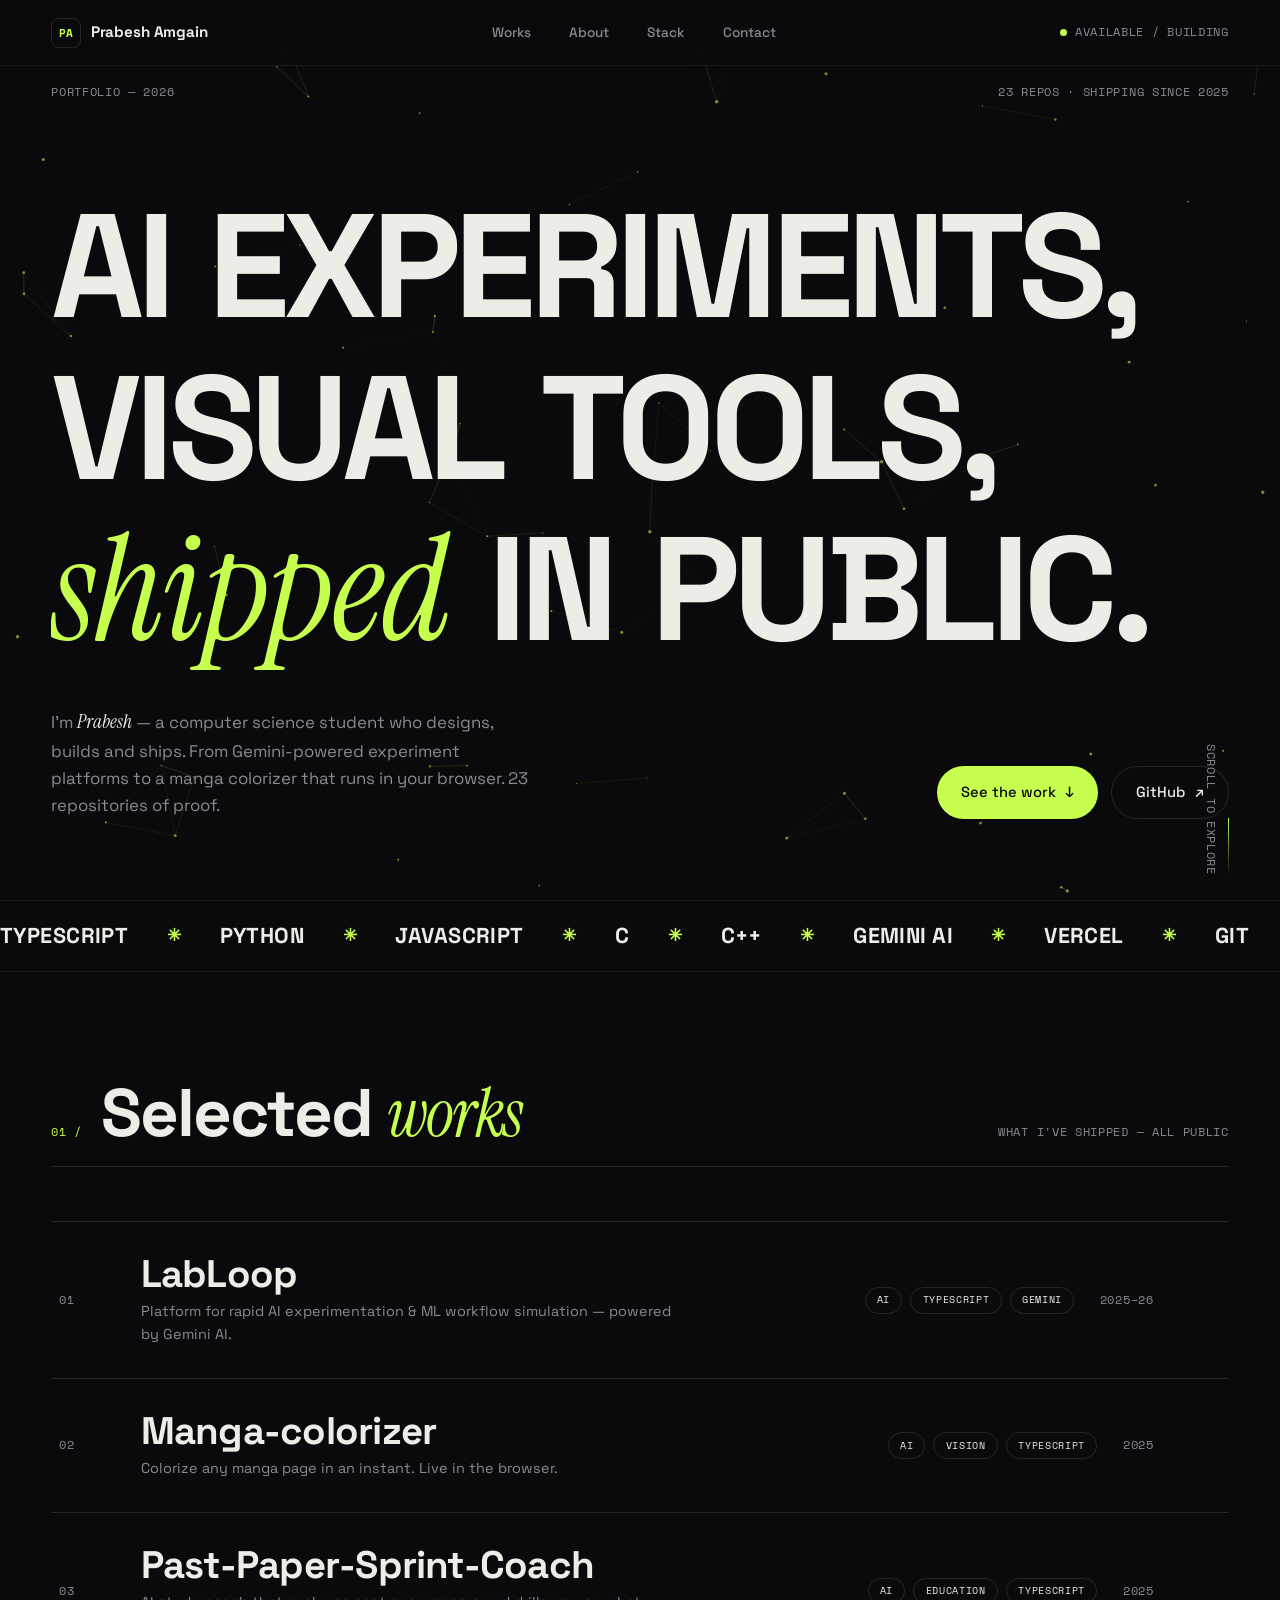
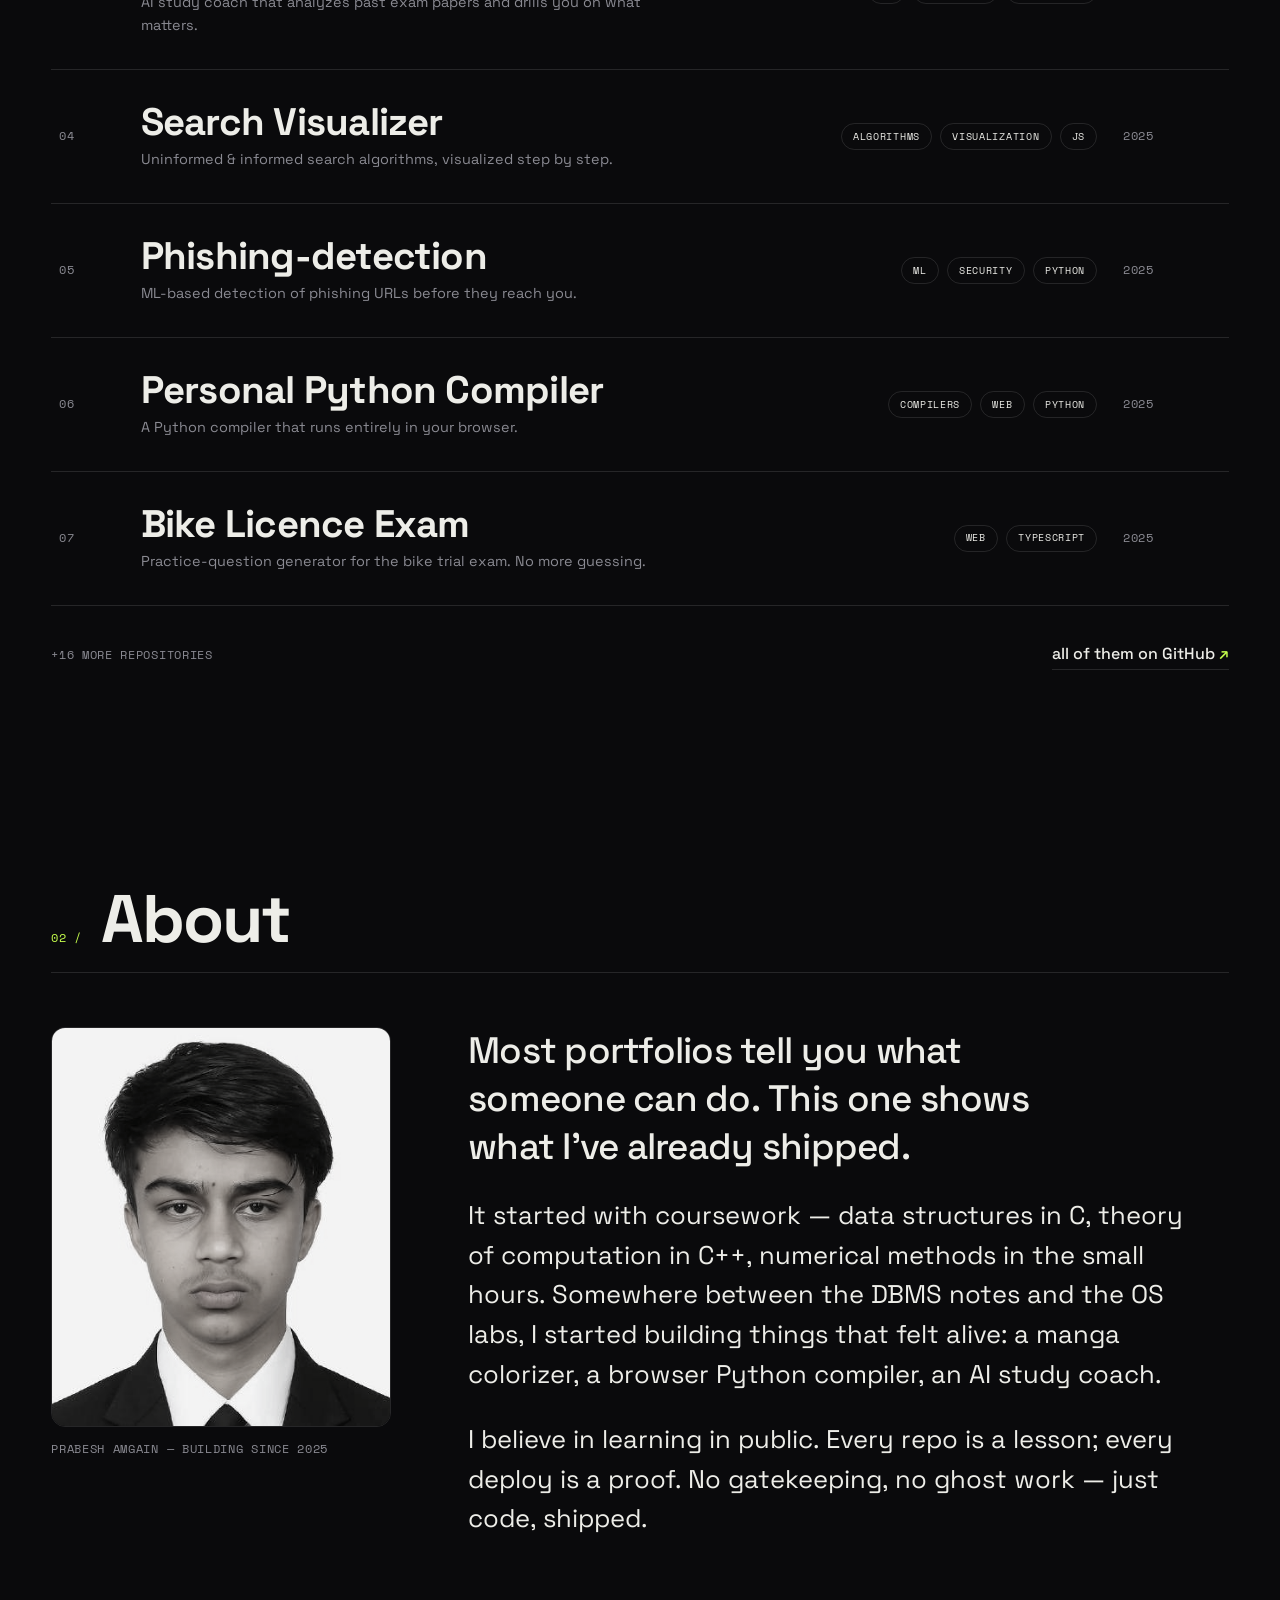
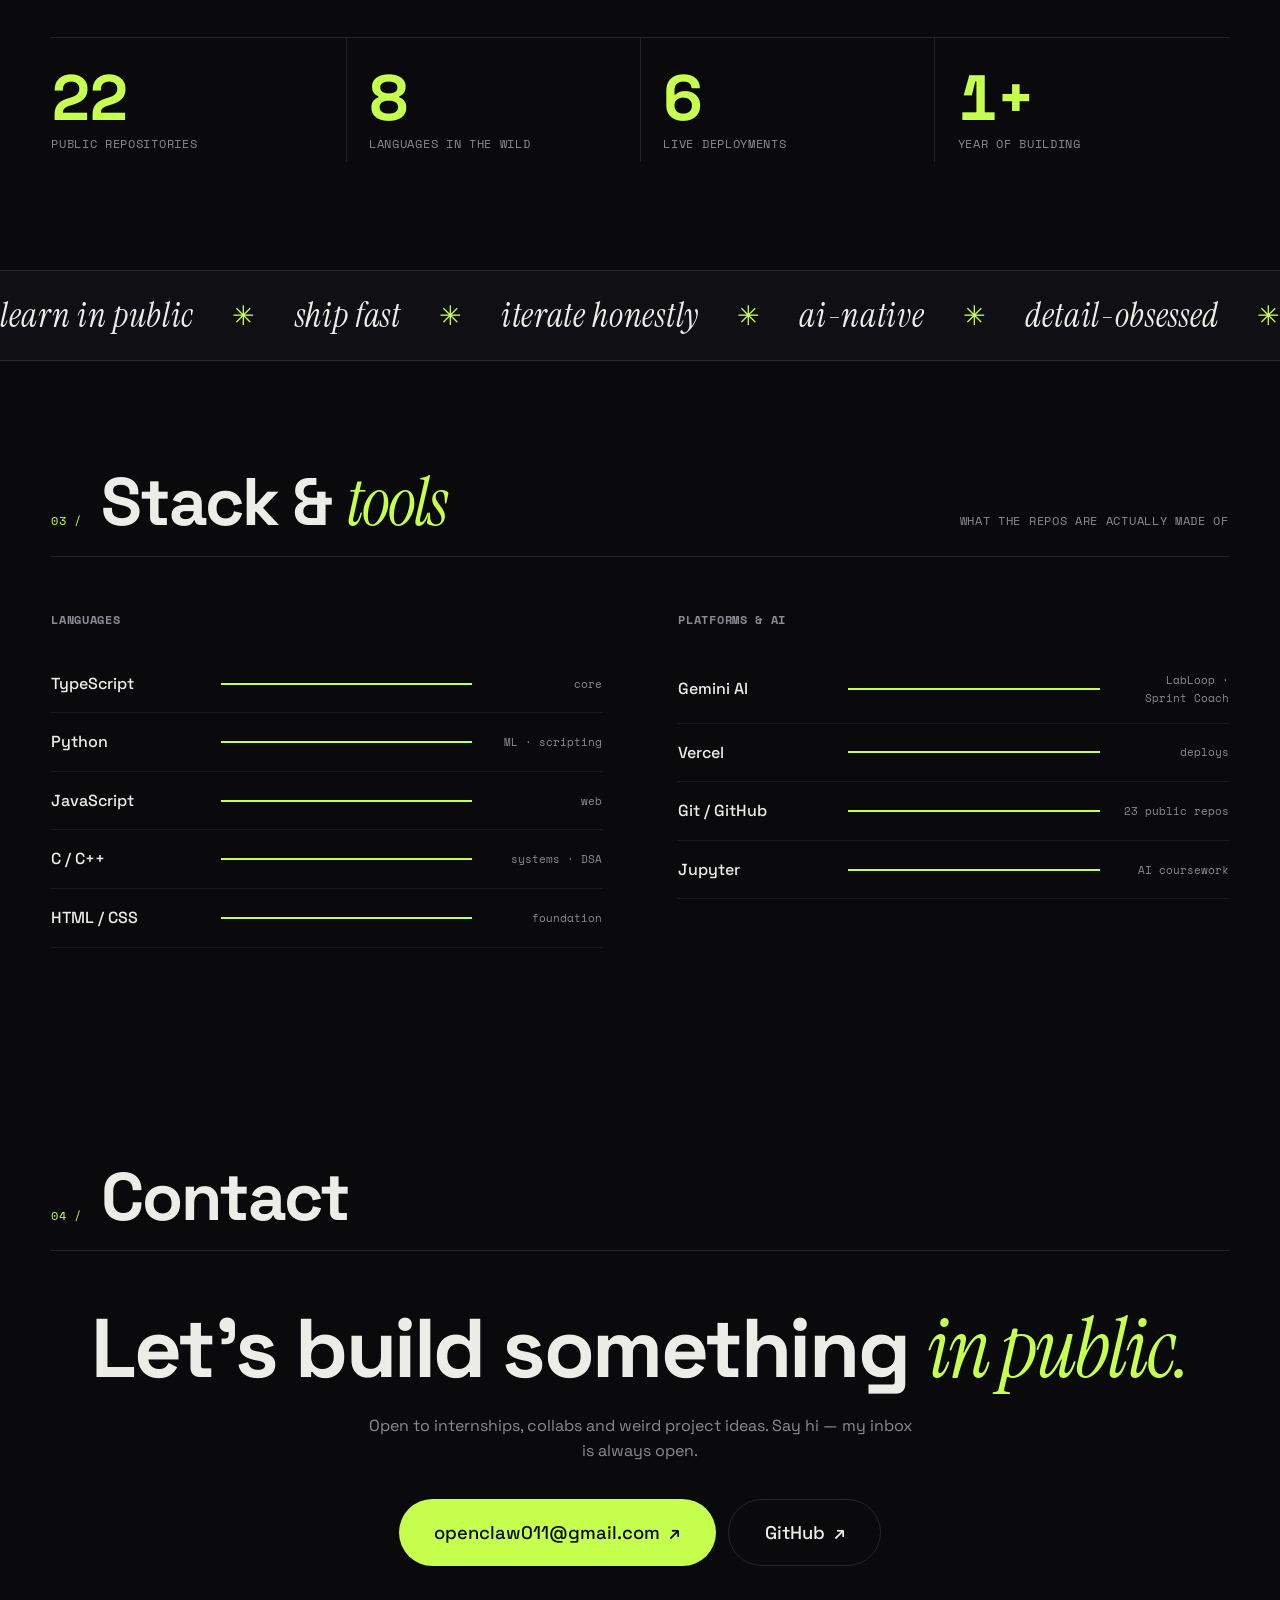
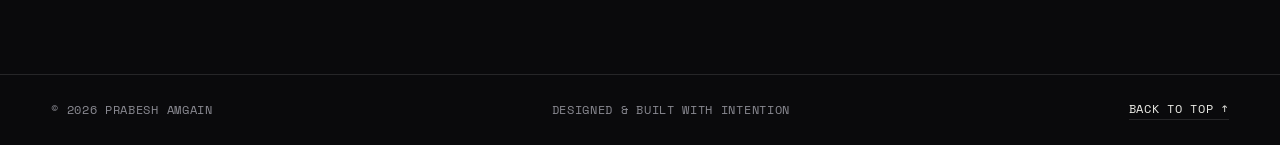
<file: index.html>
<!DOCTYPE html>
<html lang="en">
<head>
<meta charset="UTF-8">
<meta name="viewport" content="width=device-width, initial-scale=1.0">
<title>Prabesh Amgain — Builder of AI experiments & visual tools</title>
<meta name="description" content="Prabesh Amgain — CS student and self-taught builder shipping AI experiments and visual tools in public. LabLoop, Manga-colorizer, Past-Paper-Sprint-Coach and more.">
<meta name="theme-color" content="#0A0A0C">
<meta property="og:title" content="Prabesh Amgain — Builder">
<meta property="og:description" content="AI experiments, visual tools, shipped in public. 23 repos and counting.">
<link rel="icon" href="data:image/svg+xml,<svg xmlns='http://www.w3.org/2000/svg' viewBox='0 0 100 100'><rect width='100' height='100' rx='20' fill='%230A0A0C'/><text x='50' y='68' font-size='52' font-family='monospace' font-weight='700' fill='%23C6FF4D' text-anchor='middle'>PA</text></svg>">
<link rel="preconnect" href="https://fonts.googleapis.com">
<link rel="preconnect" href="https://fonts.gstatic.com" crossorigin>
<link href="https://fonts.googleapis.com/css2?family=Instrument+Serif:ital@0;1&family=Space+Grotesk:wght@400;500;700&family=Space+Mono:wght@400;700&display=swap" rel="stylesheet">
<link rel="stylesheet" href="css/styles.css">
</head>
<body>

<!-- ══════════ PRELOADER ══════════ -->
<div class="preloader" id="preloader" aria-hidden="true">
  <div class="preloader__inner">
    <span class="preloader__name">Prabesh Amgain</span>
    <span class="preloader__count mono" id="preloader-count">000</span>
  </div>
  <div class="preloader__bar"><span id="preloader-bar"></span></div>
</div>

<!-- ══════════ CUSTOM CURSOR ══════════ -->
<div class="cursor cursor--hidden" id="cursor" aria-hidden="true"><div class="cursor__dot"></div><div class="cursor__ring"></div></div>

<!-- ══════════ SCROLL PROGRESS ══════════ -->
<div class="progress" id="progress" aria-hidden="true"></div>

<!-- ══════════ NAV ══════════ -->
<header class="nav" id="nav">
  <a class="nav__logo" href="#top" data-cursor="link">
    <span class="nav__mark">PA</span>
    <span class="nav__word">Prabesh Amgain</span>
  </a>
  <nav class="nav__links" aria-label="Primary">
    <a href="#works" data-cursor="link"><span>Works</span></a>
    <a href="#about" data-cursor="link"><span>About</span></a>
    <a href="#stack" data-cursor="link"><span>Stack</span></a>
    <a href="#contact" data-cursor="link"><span>Contact</span></a>
  </nav>
  <a class="nav__status" href="mailto:openclaw011@gmail.com" data-cursor="link">
    <span class="nav__dot"></span><span class="mono">available / building</span>
  </a>
</header>

<main id="top">

  <!-- ══════════ HERO ══════════ -->
  <section class="hero" id="hero">
    <canvas class="hero__canvas" id="field" aria-hidden="true"></canvas>

    <div class="hero__meta mono" data-hero-fade>
      <span>Portfolio — 2026</span>
      <span>23 repos · shipping since 2025</span>
    </div>

    <h1 class="hero__title" aria-label="AI experiments, visual tools, shipped in public.">
      <span class="hero__line" data-hero-line>
        <span class="hero__word">AI</span><span class="hero__word">experiments,</span>
      </span>
      <span class="hero__line" data-hero-line>
        <span class="hero__word">visual</span><span class="hero__word">tools,</span>
      </span>
      <span class="hero__line" data-hero-line>
        <span class="hero__word hero__word--serif">shipped</span><span class="hero__word">in</span><span class="hero__word">public.</span>
      </span>
    </h1>

    <div class="hero__foot">
      <p class="hero__intro" data-hero-fade>
        I'm <em>Prabesh</em> — a computer science student who designs, builds and
        ships. From Gemini-powered experiment platforms to a manga colorizer that
        runs in your browser. 23 repositories of proof.
      </p>
      <div class="hero__cta" data-hero-fade>
        <a class="btn btn--solid" href="#works" data-cursor="link">See the work <span class="btn__arr">↓</span></a>
        <a class="btn btn--ghost" href="https://github.com/PrabeshAmgain" target="_blank" rel="noopener" data-cursor="link">GitHub <span class="btn__arr">↗</span></a>
      </div>
    </div>

    <div class="hero__scroll mono" data-hero-fade>
      <span class="hero__scroll-line" aria-hidden="true"></span>
      <span>scroll to explore</span>
    </div>
  </section>

  <!-- ══════════ MARQUEE 1 ══════════ -->
  <div class="marquee" aria-hidden="true">
    <div class="marquee__track">
      <div class="marquee__group">
        <span>TypeScript</span><i>✳</i><span>Python</span><i>✳</i><span>JavaScript</span><i>✳</i><span>C</span><i>✳</i><span>C++</span><i>✳</i><span>Gemini AI</span><i>✳</i><span>Vercel</span><i>✳</i><span>Git</span><i>✳</i>
      </div>
      <div class="marquee__group" aria-hidden="true">
        <span>TypeScript</span><i>✳</i><span>Python</span><i>✳</i><span>JavaScript</span><i>✳</i><span>C</span><i>✳</i><span>C++</span><i>✳</i><span>Gemini AI</span><i>✳</i><span>Vercel</span><i>✳</i><span>Git</span><i>✳</i>
      </div>
    </div>
  </div>

  <!-- ══════════ WORKS ══════════ -->
  <section class="works section" id="works">
    <div class="section__head" data-reveal>
      <span class="section__index mono">01 /</span>
      <h2 class="section__title">Selected <em>works</em></h2>
      <span class="section__note mono">what I've shipped — all public</span>
    </div>

    <div class="works__list">

      <a class="work" href="https://github.com/PrabeshAmgain/LabLoop" target="_blank" rel="noopener" data-cursor="link">
        <span class="work__index mono">01</span>
        <span class="work__body">
          <span class="work__title">LabLoop</span>
          <span class="work__desc">Platform for rapid AI experimentation &amp; ML workflow simulation — powered by Gemini AI.</span>
        </span>
        <span class="work__tags mono"><span>AI</span><span>TypeScript</span><span>Gemini</span></span>
        <span class="work__year mono">2025–26</span>
        <span class="work__arrow" aria-hidden="true">↗</span>
      </a>

      <a class="work" href="https://manga-colorizer-three.vercel.app" target="_blank" rel="noopener" data-cursor="link">
        <span class="work__index mono">02</span>
        <span class="work__body">
          <span class="work__title">Manga-colorizer</span>
          <span class="work__desc">Colorize any manga page in an instant. Live in the browser.</span>
        </span>
        <span class="work__tags mono"><span>AI</span><span>Vision</span><span>TypeScript</span></span>
        <span class="work__year mono">2025</span>
        <span class="work__arrow" aria-hidden="true">↗</span>
      </a>

      <a class="work" href="https://github.com/PrabeshAmgain/Past-Paper-Sprint-Coach" target="_blank" rel="noopener" data-cursor="link">
        <span class="work__index mono">03</span>
        <span class="work__body">
          <span class="work__title">Past-Paper-Sprint-Coach</span>
          <span class="work__desc">AI study coach that analyzes past exam papers and drills you on what matters.</span>
        </span>
        <span class="work__tags mono"><span>AI</span><span>Education</span><span>TypeScript</span></span>
        <span class="work__year mono">2025</span>
        <span class="work__arrow" aria-hidden="true">↗</span>
      </a>

      <a class="work" href="https://visualizer-gules.vercel.app" target="_blank" rel="noopener" data-cursor="link">
        <span class="work__index mono">04</span>
        <span class="work__body">
          <span class="work__title">Search Visualizer</span>
          <span class="work__desc">Uninformed &amp; informed search algorithms, visualized step by step.</span>
        </span>
        <span class="work__tags mono"><span>Algorithms</span><span>Visualization</span><span>JS</span></span>
        <span class="work__year mono">2025</span>
        <span class="work__arrow" aria-hidden="true">↗</span>
      </a>

      <a class="work" href="https://github.com/PrabeshAmgain/phishing-detection" target="_blank" rel="noopener" data-cursor="link">
        <span class="work__index mono">05</span>
        <span class="work__body">
          <span class="work__title">Phishing-detection</span>
          <span class="work__desc">ML-based detection of phishing URLs before they reach you.</span>
        </span>
        <span class="work__tags mono"><span>ML</span><span>Security</span><span>Python</span></span>
        <span class="work__year mono">2025</span>
        <span class="work__arrow" aria-hidden="true">↗</span>
      </a>

      <a class="work" href="https://personal-python-compiler.vercel.app" target="_blank" rel="noopener" data-cursor="link">
        <span class="work__index mono">06</span>
        <span class="work__body">
          <span class="work__title">Personal Python Compiler</span>
          <span class="work__desc">A Python compiler that runs entirely in your browser.</span>
        </span>
        <span class="work__tags mono"><span>Compilers</span><span>Web</span><span>Python</span></span>
        <span class="work__year mono">2025</span>
        <span class="work__arrow" aria-hidden="true">↗</span>
      </a>

      <a class="work" href="https://github.com/PrabeshAmgain/Bike-liscence-exam-" target="_blank" rel="noopener" data-cursor="link">
        <span class="work__index mono">07</span>
        <span class="work__body">
          <span class="work__title">Bike Licence Exam</span>
          <span class="work__desc">Practice-question generator for the bike trial exam. No more guessing.</span>
        </span>
        <span class="work__tags mono"><span>Web</span><span>TypeScript</span></span>
        <span class="work__year mono">2025</span>
        <span class="work__arrow" aria-hidden="true">↗</span>
      </a>

    </div>

    <div class="works__foot" data-reveal>
      <span class="mono">+16 more repositories</span>
      <a class="textlink" href="https://github.com/PrabeshAmgain?tab=repositories" target="_blank" rel="noopener" data-cursor="link">all of them on GitHub <span>↗</span></a>
    </div>
  </section>

  <!-- ══════════ MANIFESTO / ABOUT ══════════ -->
  <section class="manifesto section" id="about">
    <div class="section__head" data-reveal>
      <span class="section__index mono">02 /</span>
      <h2 class="section__title">About</h2>
    </div>

    <div class="manifesto__grid">
      <figure class="manifesto__figure" data-reveal>
        <img src="assets/avatar.jpg" alt="GitHub avatar of Prabesh Amgain" width="400" height="400">
        <figcaption class="mono">Prabesh Amgain — building since 2025</figcaption>
      </figure>

      <div class="manifesto__text" data-manifesto>
        <p class="manifesto__lead">Most portfolios tell you what someone <em>can</em> do. This one shows what I've already <em>shipped</em>.</p>
        <p>It started with coursework — data structures in C, theory of computation in C++, numerical methods in the small hours. Somewhere between the DBMS notes and the OS labs, I started building things that felt <em>alive</em>: a manga colorizer, a browser Python compiler, an AI study coach.</p>
        <p>I believe in <em>learning in public</em>. Every repo is a lesson; every deploy is a proof. No gatekeeping, no ghost work — just code, shipped.</p>
      </div>
    </div>

    <div class="stats" data-reveal>
      <div class="stat">
        <span class="stat__num" data-count="23" data-suffix="">0</span>
        <span class="stat__label mono">public repositories</span>
      </div>
      <div class="stat">
        <span class="stat__num" data-count="8" data-suffix="">0</span>
        <span class="stat__label mono">languages in the wild</span>
      </div>
      <div class="stat">
        <span class="stat__num" data-count="6" data-suffix="">0</span>
        <span class="stat__label mono">live deployments</span>
      </div>
      <div class="stat">
        <span class="stat__num" data-count="1" data-suffix="+">0</span>
        <span class="stat__label mono">year of building</span>
      </div>
    </div>
  </section>

  <!-- ══════════ MARQUEE 2 ══════════ -->
  <div class="marquee marquee--alt" aria-hidden="true">
    <div class="marquee__track">
      <div class="marquee__group">
        <span>learn in public</span><i>✳</i><span>ship fast</span><i>✳</i><span>iterate honestly</span><i>✳</i><span>AI-native</span><i>✳</i><span>detail-obsessed</span><i>✳</i>
      </div>
      <div class="marquee__group" aria-hidden="true">
        <span>learn in public</span><i>✳</i><span>ship fast</span><i>✳</i><span>iterate honestly</span><i>✳</i><span>AI-native</span><i>✳</i><span>detail-obsessed</span><i>✳</i>
      </div>
    </div>
  </div>

  <!-- ══════════ STACK ══════════ -->
  <section class="stack section" id="stack">
    <div class="section__head" data-reveal>
      <span class="section__index mono">03 /</span>
      <h2 class="section__title">Stack &amp; <em>tools</em></h2>
      <span class="section__note mono">what the repos are actually made of</span>
    </div>

    <div class="stack__cols">
      <div class="stack__col" data-reveal>
        <h3 class="stack__label mono">Languages</h3>
        <ul class="stack__list">
          <li><span>TypeScript</span><span class="stack__bar" style="--w:100%"><i></i></span><span class="mono">core</span></li>
          <li><span>Python</span><span class="stack__bar" style="--w:78%"><i></i></span><span class="mono">ML · scripting</span></li>
          <li><span>JavaScript</span><span class="stack__bar" style="--w:66%"><i></i></span><span class="mono">web</span></li>
          <li><span>C / C++</span><span class="stack__bar" style="--w:48%"><i></i></span><span class="mono">systems · DSA</span></li>
          <li><span>HTML / CSS</span><span class="stack__bar" style="--w:60%"><i></i></span><span class="mono">foundation</span></li>
        </ul>
      </div>
      <div class="stack__col" data-reveal>
        <h3 class="stack__label mono">Platforms &amp; AI</h3>
        <ul class="stack__list">
          <li><span>Gemini AI</span><span class="stack__bar" style="--w:100%"><i></i></span><span class="mono">LabLoop · Sprint Coach</span></li>
          <li><span>Vercel</span><span class="stack__bar" style="--w:85%"><i></i></span><span class="mono">deploys</span></li>
          <li><span>Git / GitHub</span><span class="stack__bar" style="--w:92%"><i></i></span><span class="mono">23 public repos</span></li>
          <li><span>Jupyter</span><span class="stack__bar" style="--w:40%"><i></i></span><span class="mono">AI coursework</span></li>
        </ul>
      </div>
    </div>
  </section>

  <!-- ══════════ CONTACT ══════════ -->
  <section class="contact section" id="contact">
    <div class="section__head" data-reveal>
      <span class="section__index mono">04 /</span>
      <h2 class="section__title">Contact</h2>
    </div>
    <h3 class="contact__line" data-reveal>Let's build something <em>in public.</em></h3>
    <p class="contact__sub" data-reveal>Open to internships, collabs and weird project ideas. Say hi — my inbox is always open.</p>
    <div class="contact__cta" data-reveal>
      <a class="btn btn--solid btn--big" href="mailto:openclaw011@gmail.com" data-cursor="link">openclaw011@gmail.com <span class="btn__arr">↗</span></a>
      <a class="btn btn--ghost btn--big" href="https://github.com/amgainprabesh" target="_blank" rel="noopener" data-cursor="link">GitHub <span class="btn__arr">↗</span></a>
    </div>
  </section>

</main>

<!-- ══════════ FOOTER ══════════ -->
<footer class="footer">
  <div class="footer__inner">
    <span class="footer__copy mono">© 2026 Prabesh Amgain</span>
    <span class="footer__made mono">designed &amp; built with intention</span>
    <a class="footer__top mono" href="#top" data-cursor="link">back to top ↑</a>
  </div>
</footer>

<script src="js/main.js"></script>
</body>
</html>
</file>
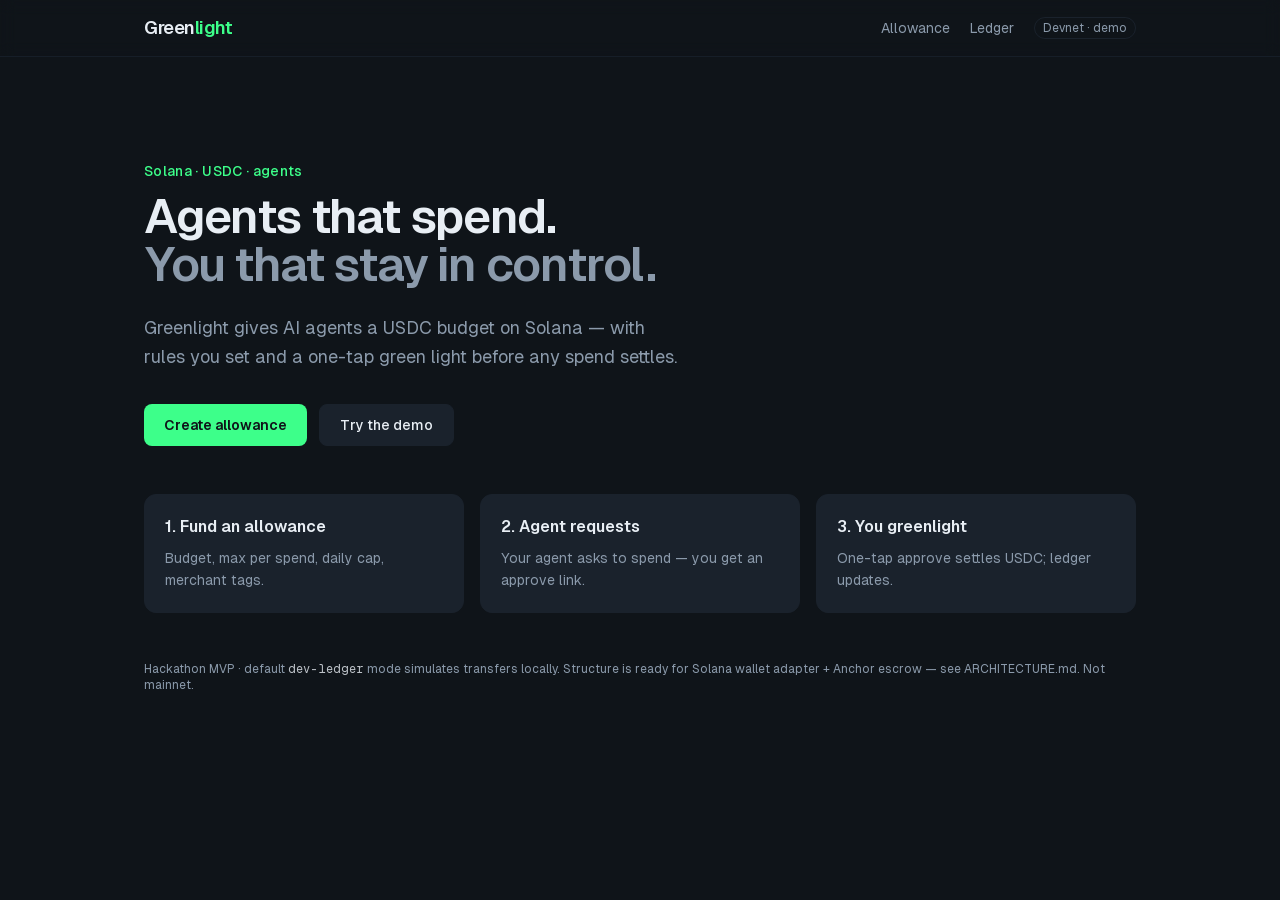
<file: greenlight/index.html>
<!DOCTYPE html><html lang="en"><head><meta charSet="utf-8"/><meta name="viewport" content="width=device-width, initial-scale=1"/><link rel="preload" href="/greenlight/_next/static/media/4473ecc91f70f139-s.p.woff" as="font" crossorigin="" type="font/woff"/><link rel="preload" href="/greenlight/_next/static/media/463dafcda517f24f-s.p.woff" as="font" crossorigin="" type="font/woff"/><link rel="stylesheet" href="/greenlight/_next/static/css/dd067a6abacf80e8.css" data-precedence="next"/><link rel="preload" as="script" fetchPriority="low" href="/greenlight/_next/static/chunks/webpack-e99d2a4aee5c4777.js"/><script src="/greenlight/_next/static/chunks/fd9d1056-016abee54dfb105d.js" async=""></script><script src="/greenlight/_next/static/chunks/117-a21544bfb9f958ee.js" async=""></script><script src="/greenlight/_next/static/chunks/main-app-1a496d9eaab17ab7.js" async=""></script><script src="/greenlight/_next/static/chunks/972-534c16c12f4e3456.js" async=""></script><script src="/greenlight/_next/static/chunks/app/page-26e6b334d28aa10c.js" async=""></script><title>Greenlight — USDC spending allowance for AI agents</title><meta name="description" content="Give AI agents a USDC allowance on Solana. They propose spends; you greenlight in one tap."/><link rel="icon" href="/greenlight/favicon.ico" type="image/x-icon" sizes="16x16"/><meta name="next-size-adjust"/><script src="/greenlight/_next/static/chunks/polyfills-42372ed130431b0a.js" noModule=""></script></head><body class="__variable_8c5c23 __variable_72feda font-sans antialiased bg-slate text-ink"><header class="border-b border-panel/80 bg-slate/80 backdrop-blur sticky top-0 z-40"><div class="mx-auto max-w-5xl flex items-center justify-between px-4 h-14"><a class="font-semibold tracking-tight text-lg " href="/greenlight/"><span class="text-ink">Green</span><span class="text-accent">light</span></a><nav class="flex items-center gap-5 text-sm text-muted"><a class="hover:text-ink transition-colors" href="/greenlight/allow/">Allowance</a><a class="hover:text-ink transition-colors" href="/greenlight/ledger/">Ledger</a><span class="hidden sm:inline text-xs rounded-full border border-panel px-2 py-0.5 text-muted">Devnet · demo</span></nav></div></header><main class="mx-auto max-w-5xl px-4 py-10"><div class="space-y-12"><section class="pt-8 sm:pt-16 max-w-2xl"><p class="text-accent text-sm font-medium mb-3 tracking-wide">Solana · USDC · agents</p><h1 class="text-4xl sm:text-5xl font-semibold tracking-tight text-ink text-balance leading-tight">Agents that spend.<br/><span class="text-muted">You that stay in control.</span></h1><p class="mt-6 text-lg text-muted leading-relaxed text-balance">Greenlight gives AI agents a USDC budget on Solana — with rules you set and a one-tap green light before any spend settles.</p><div class="mt-8 flex flex-wrap gap-3"><a class="inline-flex items-center justify-center rounded-lg bg-accent px-5 py-2.5 text-sm font-semibold text-slate hover:brightness-110 transition" href="/greenlight/allow/">Create allowance</a><a class="inline-flex items-center justify-center rounded-lg border border-panel bg-panel px-5 py-2.5 text-sm font-medium text-ink hover:border-accent/40 transition" href="/greenlight/allow/">Try the demo</a></div></section><section class="grid sm:grid-cols-3 gap-4"><div class="rounded-xl border border-panel bg-panel p-5"><h2 class="font-semibold text-ink">1. Fund an allowance</h2><p class="mt-2 text-sm text-muted leading-relaxed">Budget, max per spend, daily cap, merchant tags.</p></div><div class="rounded-xl border border-panel bg-panel p-5"><h2 class="font-semibold text-ink">2. Agent requests</h2><p class="mt-2 text-sm text-muted leading-relaxed">Your agent asks to spend — you get an approve link.</p></div><div class="rounded-xl border border-panel bg-panel p-5"><h2 class="font-semibold text-ink">3. You greenlight</h2><p class="mt-2 text-sm text-muted leading-relaxed">One-tap approve settles USDC; ledger updates.</p></div></section><p class="text-xs text-muted">Hackathon MVP · default <code class="text-ink/80">dev-ledger</code> mode simulates transfers locally. Structure is ready for Solana wallet adapter + Anchor escrow — see ARCHITECTURE.md. Not mainnet.</p></div></main><script src="/greenlight/_next/static/chunks/webpack-e99d2a4aee5c4777.js" async=""></script><script>(self.__next_f=self.__next_f||[]).push([0]);self.__next_f.push([2,null])</script><script>self.__next_f.push([1,"1:HL[\"/greenlight/_next/static/media/4473ecc91f70f139-s.p.woff\",\"font\",{\"crossOrigin\":\"\",\"type\":\"font/woff\"}]\n2:HL[\"/greenlight/_next/static/media/463dafcda517f24f-s.p.woff\",\"font\",{\"crossOrigin\":\"\",\"type\":\"font/woff\"}]\n3:HL[\"/greenlight/_next/static/css/dd067a6abacf80e8.css\",\"style\"]\n"])</script><script>self.__next_f.push([1,"4:I[2846,[],\"\"]\n6:I[2972,[\"972\",\"static/chunks/972-534c16c12f4e3456.js\",\"931\",\"static/chunks/app/page-26e6b334d28aa10c.js\"],\"\"]\n7:I[4707,[],\"\"]\n8:I[6423,[],\"\"]\na:I[1060,[],\"\"]\nb:[]\n"])</script><script>self.__next_f.push([1,"0:[\"$\",\"$L4\",null,{\"buildId\":\"3OtJV_uQ9dK-FwPMfmUM4\",\"assetPrefix\":\"/greenlight\",\"urlParts\":[\"\",\"\"],\"initialTree\":[\"\",{\"children\":[\"__PAGE__\",{}]},\"$undefined\",\"$undefined\",true],\"initialSeedData\":[\"\",{\"children\":[\"__PAGE__\",{},[[\"$L5\",[\"$\",\"div\",null,{\"className\":\"space-y-12\",\"children\":[[\"$\",\"section\",null,{\"className\":\"pt-8 sm:pt-16 max-w-2xl\",\"children\":[[\"$\",\"p\",null,{\"className\":\"text-accent text-sm font-medium mb-3 tracking-wide\",\"children\":\"Solana · USDC · agents\"}],[\"$\",\"h1\",null,{\"className\":\"text-4xl sm:text-5xl font-semibold tracking-tight text-ink text-balance leading-tight\",\"children\":[\"Agents that spend.\",[\"$\",\"br\",null,{}],[\"$\",\"span\",null,{\"className\":\"text-muted\",\"children\":\"You that stay in control.\"}]]}],[\"$\",\"p\",null,{\"className\":\"mt-6 text-lg text-muted leading-relaxed text-balance\",\"children\":\"Greenlight gives AI agents a USDC budget on Solana — with rules you set and a one-tap green light before any spend settles.\"}],[\"$\",\"div\",null,{\"className\":\"mt-8 flex flex-wrap gap-3\",\"children\":[[\"$\",\"$L6\",null,{\"href\":\"/allow\",\"className\":\"inline-flex items-center justify-center rounded-lg bg-accent px-5 py-2.5 text-sm font-semibold text-slate hover:brightness-110 transition\",\"children\":\"Create allowance\"}],[\"$\",\"$L6\",null,{\"href\":\"/allow\",\"className\":\"inline-flex items-center justify-center rounded-lg border border-panel bg-panel px-5 py-2.5 text-sm font-medium text-ink hover:border-accent/40 transition\",\"children\":\"Try the demo\"}]]}]]}],[\"$\",\"section\",null,{\"className\":\"grid sm:grid-cols-3 gap-4\",\"children\":[[\"$\",\"div\",\"1. Fund an allowance\",{\"className\":\"rounded-xl border border-panel bg-panel p-5\",\"children\":[[\"$\",\"h2\",null,{\"className\":\"font-semibold text-ink\",\"children\":\"1. Fund an allowance\"}],[\"$\",\"p\",null,{\"className\":\"mt-2 text-sm text-muted leading-relaxed\",\"children\":\"Budget, max per spend, daily cap, merchant tags.\"}]]}],[\"$\",\"div\",\"2. Agent requests\",{\"className\":\"rounded-xl border border-panel bg-panel p-5\",\"children\":[[\"$\",\"h2\",null,{\"className\":\"font-semibold text-ink\",\"children\":\"2. Agent requests\"}],[\"$\",\"p\",null,{\"className\":\"mt-2 text-sm text-muted leading-relaxed\",\"children\":\"Your agent asks to spend — you get an approve link.\"}]]}],[\"$\",\"div\",\"3. You greenlight\",{\"className\":\"rounded-xl border border-panel bg-panel p-5\",\"children\":[[\"$\",\"h2\",null,{\"className\":\"font-semibold text-ink\",\"children\":\"3. You greenlight\"}],[\"$\",\"p\",null,{\"className\":\"mt-2 text-sm text-muted leading-relaxed\",\"children\":\"One-tap approve settles USDC; ledger updates.\"}]]}]]}],[\"$\",\"p\",null,{\"className\":\"text-xs text-muted\",\"children\":[\"Hackathon MVP · default \",[\"$\",\"code\",null,{\"className\":\"text-ink/80\",\"children\":\"dev-ledger\"}],\" mode simulates transfers locally. Structure is ready for Solana wallet adapter + Anchor escrow — see ARCHITECTURE.md. Not mainnet.\"]}]]}],null],null],null]},[[[[\"$\",\"link\",\"0\",{\"rel\":\"stylesheet\",\"href\":\"/greenlight/_next/static/css/dd067a6abacf80e8.css\",\"precedence\":\"next\",\"crossOrigin\":\"$undefined\"}]],[\"$\",\"html\",null,{\"lang\":\"en\",\"children\":[\"$\",\"body\",null,{\"className\":\"__variable_8c5c23 __variable_72feda font-sans antialiased bg-slate text-ink\",\"children\":[[\"$\",\"header\",null,{\"className\":\"border-b border-panel/80 bg-slate/80 backdrop-blur sticky top-0 z-40\",\"children\":[\"$\",\"div\",null,{\"className\":\"mx-auto max-w-5xl flex items-center justify-between px-4 h-14\",\"children\":[[\"$\",\"$L6\",null,{\"href\":\"/\",\"className\":\"font-semibold tracking-tight text-lg \",\"children\":[[\"$\",\"span\",null,{\"className\":\"text-ink\",\"children\":\"Green\"}],[\"$\",\"span\",null,{\"className\":\"text-accent\",\"children\":\"light\"}]]}],[\"$\",\"nav\",null,{\"className\":\"flex items-center gap-5 text-sm text-muted\",\"children\":[[\"$\",\"$L6\",null,{\"href\":\"/allow\",\"className\":\"hover:text-ink transition-colors\",\"children\":\"Allowance\"}],[\"$\",\"$L6\",null,{\"href\":\"/ledger\",\"className\":\"hover:text-ink transition-colors\",\"children\":\"Ledger\"}],[\"$\",\"span\",null,{\"className\":\"hidden sm:inline text-xs rounded-full border border-panel px-2 py-0.5 text-muted\",\"children\":\"Devnet · demo\"}]]}]]}]}],[\"$\",\"main\",null,{\"className\":\"mx-auto max-w-5xl px-4 py-10\",\"children\":[\"$\",\"$L7\",null,{\"parallelRouterKey\":\"children\",\"segmentPath\":[\"children\"],\"error\":\"$undefined\",\"errorStyles\":\"$undefined\",\"errorScripts\":\"$undefined\",\"template\":[\"$\",\"$L8\",null,{}],\"templateStyles\":\"$undefined\",\"templateScripts\":\"$undefined\",\"notFound\":[[\"$\",\"title\",null,{\"children\":\"404: This page could not be found.\"}],[\"$\",\"div\",null,{\"style\":{\"fontFamily\":\"system-ui,\\\"Segoe UI\\\",Roboto,Helvetica,Arial,sans-serif,\\\"Apple Color Emoji\\\",\\\"Segoe UI Emoji\\\"\",\"height\":\"100vh\",\"textAlign\":\"center\",\"display\":\"flex\",\"flexDirection\":\"column\",\"alignItems\":\"center\",\"justifyContent\":\"center\"},\"children\":[\"$\",\"div\",null,{\"children\":[[\"$\",\"style\",null,{\"dangerouslySetInnerHTML\":{\"__html\":\"body{color:#000;background:#fff;margin:0}.next-error-h1{border-right:1px solid rgba(0,0,0,.3)}@media (prefers-color-scheme:dark){body{color:#fff;background:#000}.next-error-h1{border-right:1px solid rgba(255,255,255,.3)}}\"}}],[\"$\",\"h1\",null,{\"className\":\"next-error-h1\",\"style\":{\"display\":\"inline-block\",\"margin\":\"0 20px 0 0\",\"padding\":\"0 23px 0 0\",\"fontSize\":24,\"fontWeight\":500,\"verticalAlign\":\"top\",\"lineHeight\":\"49px\"},\"children\":\"404\"}],[\"$\",\"div\",null,{\"style\":{\"display\":\"inline-block\"},\"children\":[\"$\",\"h2\",null,{\"style\":{\"fontSize\":14,\"fontWeight\":400,\"lineHeight\":\"49px\",\"margin\":0},\"children\":\"This page could not be found.\"}]}]]}]}]],\"notFoundStyles\":[]}]}]]}]}]],null],null],\"couldBeIntercepted\":false,\"initialHead\":[null,\"$L9\"],\"globalErrorComponent\":\"$a\",\"missingSlots\":\"$Wb\"}]\n"])</script><script>self.__next_f.push([1,"9:[[\"$\",\"meta\",\"0\",{\"name\":\"viewport\",\"content\":\"width=device-width, initial-scale=1\"}],[\"$\",\"meta\",\"1\",{\"charSet\":\"utf-8\"}],[\"$\",\"title\",\"2\",{\"children\":\"Greenlight — USDC spending allowance for AI agents\"}],[\"$\",\"meta\",\"3\",{\"name\":\"description\",\"content\":\"Give AI agents a USDC allowance on Solana. They propose spends; you greenlight in one tap.\"}],[\"$\",\"link\",\"4\",{\"rel\":\"icon\",\"href\":\"/greenlight/favicon.ico\",\"type\":\"image/x-icon\",\"sizes\":\"16x16\"}],[\"$\",\"meta\",\"5\",{\"name\":\"next-size-adjust\"}]]\n5:null\n"])</script></body></html>
</file>
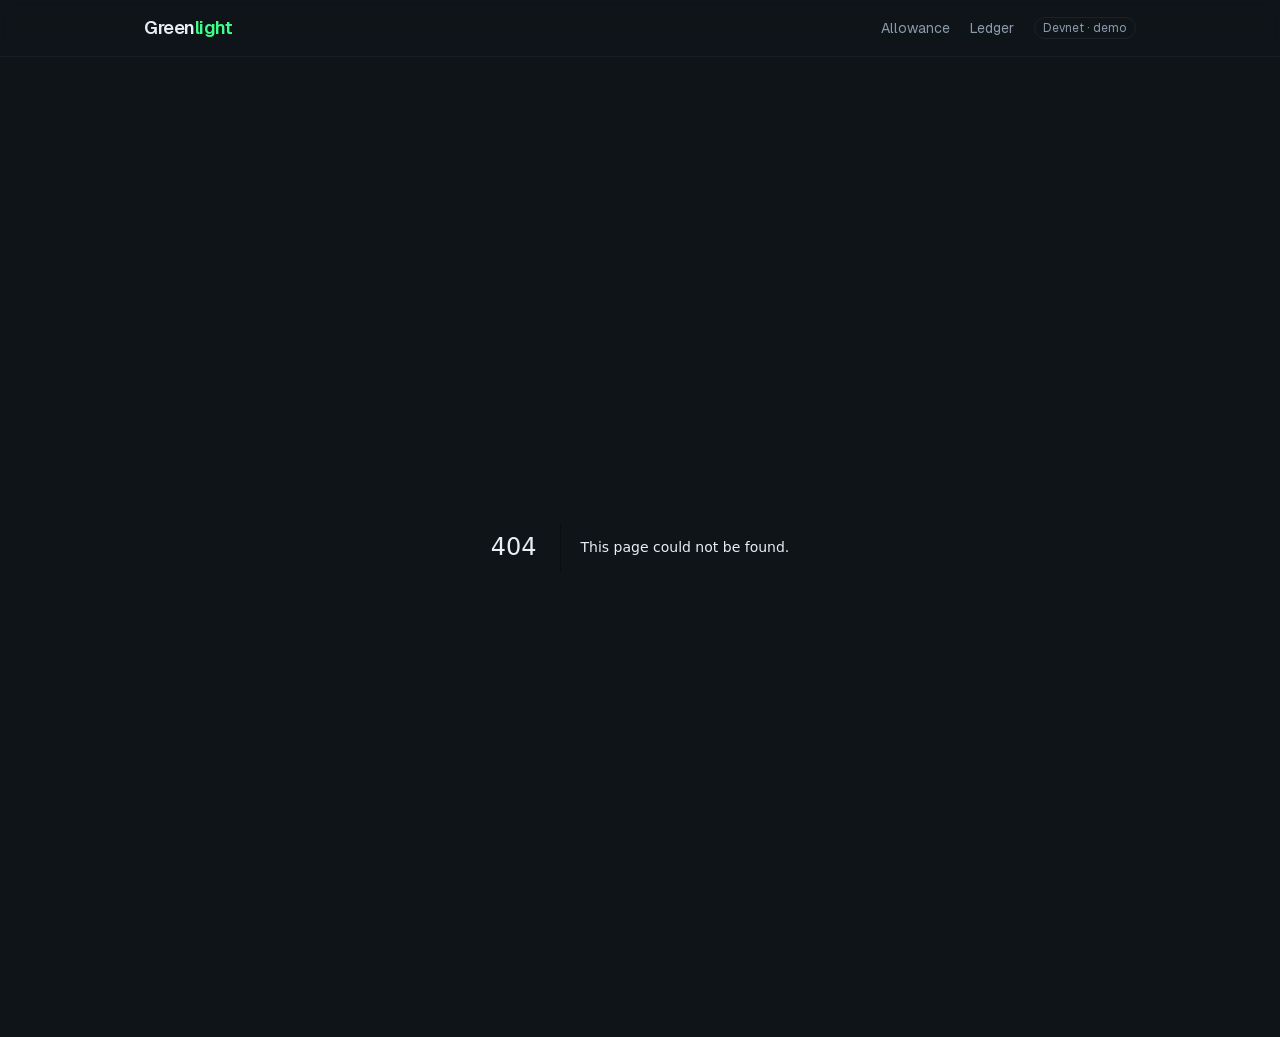
<file: greenlight/404/index.html>
<!DOCTYPE html><html lang="en"><head><meta charSet="utf-8"/><meta name="viewport" content="width=device-width, initial-scale=1"/><link rel="preload" href="/greenlight/_next/static/media/4473ecc91f70f139-s.p.woff" as="font" crossorigin="" type="font/woff"/><link rel="preload" href="/greenlight/_next/static/media/463dafcda517f24f-s.p.woff" as="font" crossorigin="" type="font/woff"/><link rel="stylesheet" href="/greenlight/_next/static/css/dd067a6abacf80e8.css" data-precedence="next"/><link rel="preload" as="script" fetchPriority="low" href="/greenlight/_next/static/chunks/webpack-e99d2a4aee5c4777.js"/><script src="/greenlight/_next/static/chunks/fd9d1056-016abee54dfb105d.js" async=""></script><script src="/greenlight/_next/static/chunks/117-a21544bfb9f958ee.js" async=""></script><script src="/greenlight/_next/static/chunks/main-app-1a496d9eaab17ab7.js" async=""></script><script src="/greenlight/_next/static/chunks/972-534c16c12f4e3456.js" async=""></script><script src="/greenlight/_next/static/chunks/app/page-26e6b334d28aa10c.js" async=""></script><meta name="robots" content="noindex"/><title>404: This page could not be found.</title><title>Greenlight — USDC spending allowance for AI agents</title><meta name="description" content="Give AI agents a USDC allowance on Solana. They propose spends; you greenlight in one tap."/><meta name="next-size-adjust"/><script src="/greenlight/_next/static/chunks/polyfills-42372ed130431b0a.js" noModule=""></script></head><body class="__variable_8c5c23 __variable_72feda font-sans antialiased bg-slate text-ink"><header class="border-b border-panel/80 bg-slate/80 backdrop-blur sticky top-0 z-40"><div class="mx-auto max-w-5xl flex items-center justify-between px-4 h-14"><a class="font-semibold tracking-tight text-lg " href="/greenlight/"><span class="text-ink">Green</span><span class="text-accent">light</span></a><nav class="flex items-center gap-5 text-sm text-muted"><a class="hover:text-ink transition-colors" href="/greenlight/allow/">Allowance</a><a class="hover:text-ink transition-colors" href="/greenlight/ledger/">Ledger</a><span class="hidden sm:inline text-xs rounded-full border border-panel px-2 py-0.5 text-muted">Devnet · demo</span></nav></div></header><main class="mx-auto max-w-5xl px-4 py-10"><div style="font-family:system-ui,&quot;Segoe UI&quot;,Roboto,Helvetica,Arial,sans-serif,&quot;Apple Color Emoji&quot;,&quot;Segoe UI Emoji&quot;;height:100vh;text-align:center;display:flex;flex-direction:column;align-items:center;justify-content:center"><div><style>body{color:#000;background:#fff;margin:0}.next-error-h1{border-right:1px solid rgba(0,0,0,.3)}@media (prefers-color-scheme:dark){body{color:#fff;background:#000}.next-error-h1{border-right:1px solid rgba(255,255,255,.3)}}</style><h1 class="next-error-h1" style="display:inline-block;margin:0 20px 0 0;padding:0 23px 0 0;font-size:24px;font-weight:500;vertical-align:top;line-height:49px">404</h1><div style="display:inline-block"><h2 style="font-size:14px;font-weight:400;line-height:49px;margin:0">This page could not be found.</h2></div></div></div></main><script src="/greenlight/_next/static/chunks/webpack-e99d2a4aee5c4777.js" async=""></script><script>(self.__next_f=self.__next_f||[]).push([0]);self.__next_f.push([2,null])</script><script>self.__next_f.push([1,"1:HL[\"/greenlight/_next/static/media/4473ecc91f70f139-s.p.woff\",\"font\",{\"crossOrigin\":\"\",\"type\":\"font/woff\"}]\n2:HL[\"/greenlight/_next/static/media/463dafcda517f24f-s.p.woff\",\"font\",{\"crossOrigin\":\"\",\"type\":\"font/woff\"}]\n3:HL[\"/greenlight/_next/static/css/dd067a6abacf80e8.css\",\"style\"]\n"])</script><script>self.__next_f.push([1,"4:I[2846,[],\"\"]\n6:I[4707,[],\"\"]\n7:I[6423,[],\"\"]\n8:I[2972,[\"972\",\"static/chunks/972-534c16c12f4e3456.js\",\"931\",\"static/chunks/app/page-26e6b334d28aa10c.js\"],\"\"]\ne:I[1060,[],\"\"]\n9:{\"fontFamily\":\"system-ui,\\\"Segoe UI\\\",Roboto,Helvetica,Arial,sans-serif,\\\"Apple Color Emoji\\\",\\\"Segoe UI Emoji\\\"\",\"height\":\"100vh\",\"textAlign\":\"center\",\"display\":\"flex\",\"flexDirection\":\"column\",\"alignItems\":\"center\",\"justifyContent\":\"center\"}\na:{\"display\":\"inline-block\",\"margin\":\"0 20px 0 0\",\"padding\":\"0 23px 0 0\",\"fontSize\":24,\"fontWeight\":500,\"verticalAlign\":\"top\",\"lineHeight\":\"49px\"}\nb:{\"display\":\"inline-block\"}\nc:{\"fontSize\":14,\"fontWeight\":400,\"lineHeight\":\"49px\",\"margin\":0}\nf:[]\n"])</script><script>self.__next_f.push([1,"0:[\"$\",\"$L4\",null,{\"buildId\":\"3OtJV_uQ9dK-FwPMfmUM4\",\"assetPrefix\":\"/greenlight\",\"urlParts\":[\"\",\"_not-found\",\"\"],\"initialTree\":[\"\",{\"children\":[\"/_not-found\",{\"children\":[\"__PAGE__\",{}]}]},\"$undefined\",\"$undefined\",true],\"initialSeedData\":[\"\",{\"children\":[\"/_not-found\",{\"children\":[\"__PAGE__\",{},[[\"$L5\",[[\"$\",\"title\",null,{\"children\":\"404: This page could not be found.\"}],[\"$\",\"div\",null,{\"style\":{\"fontFamily\":\"system-ui,\\\"Segoe UI\\\",Roboto,Helvetica,Arial,sans-serif,\\\"Apple Color Emoji\\\",\\\"Segoe UI Emoji\\\"\",\"height\":\"100vh\",\"textAlign\":\"center\",\"display\":\"flex\",\"flexDirection\":\"column\",\"alignItems\":\"center\",\"justifyContent\":\"center\"},\"children\":[\"$\",\"div\",null,{\"children\":[[\"$\",\"style\",null,{\"dangerouslySetInnerHTML\":{\"__html\":\"body{color:#000;background:#fff;margin:0}.next-error-h1{border-right:1px solid rgba(0,0,0,.3)}@media (prefers-color-scheme:dark){body{color:#fff;background:#000}.next-error-h1{border-right:1px solid rgba(255,255,255,.3)}}\"}}],[\"$\",\"h1\",null,{\"className\":\"next-error-h1\",\"style\":{\"display\":\"inline-block\",\"margin\":\"0 20px 0 0\",\"padding\":\"0 23px 0 0\",\"fontSize\":24,\"fontWeight\":500,\"verticalAlign\":\"top\",\"lineHeight\":\"49px\"},\"children\":\"404\"}],[\"$\",\"div\",null,{\"style\":{\"display\":\"inline-block\"},\"children\":[\"$\",\"h2\",null,{\"style\":{\"fontSize\":14,\"fontWeight\":400,\"lineHeight\":\"49px\",\"margin\":0},\"children\":\"This page could not be found.\"}]}]]}]}]],null],null],null]},[null,[\"$\",\"$L6\",null,{\"parallelRouterKey\":\"children\",\"segmentPath\":[\"children\",\"/_not-found\",\"children\"],\"error\":\"$undefined\",\"errorStyles\":\"$undefined\",\"errorScripts\":\"$undefined\",\"template\":[\"$\",\"$L7\",null,{}],\"templateStyles\":\"$undefined\",\"templateScripts\":\"$undefined\",\"notFound\":\"$undefined\",\"notFoundStyles\":\"$undefined\"}]],null]},[[[[\"$\",\"link\",\"0\",{\"rel\":\"stylesheet\",\"href\":\"/greenlight/_next/static/css/dd067a6abacf80e8.css\",\"precedence\":\"next\",\"crossOrigin\":\"$undefined\"}]],[\"$\",\"html\",null,{\"lang\":\"en\",\"children\":[\"$\",\"body\",null,{\"className\":\"__variable_8c5c23 __variable_72feda font-sans antialiased bg-slate text-ink\",\"children\":[[\"$\",\"header\",null,{\"className\":\"border-b border-panel/80 bg-slate/80 backdrop-blur sticky top-0 z-40\",\"children\":[\"$\",\"div\",null,{\"className\":\"mx-auto max-w-5xl flex items-center justify-between px-4 h-14\",\"children\":[[\"$\",\"$L8\",null,{\"href\":\"/\",\"className\":\"font-semibold tracking-tight text-lg \",\"children\":[[\"$\",\"span\",null,{\"className\":\"text-ink\",\"children\":\"Green\"}],[\"$\",\"span\",null,{\"className\":\"text-accent\",\"children\":\"light\"}]]}],[\"$\",\"nav\",null,{\"className\":\"flex items-center gap-5 text-sm text-muted\",\"children\":[[\"$\",\"$L8\",null,{\"href\":\"/allow\",\"className\":\"hover:text-ink transition-colors\",\"children\":\"Allowance\"}],[\"$\",\"$L8\",null,{\"href\":\"/ledger\",\"className\":\"hover:text-ink transition-colors\",\"children\":\"Ledger\"}],[\"$\",\"span\",null,{\"className\":\"hidden sm:inline text-xs rounded-full border border-panel px-2 py-0.5 text-muted\",\"children\":\"Devnet · demo\"}]]}]]}]}],[\"$\",\"main\",null,{\"className\":\"mx-auto max-w-5xl px-4 py-10\",\"children\":[\"$\",\"$L6\",null,{\"parallelRouterKey\":\"children\",\"segmentPath\":[\"children\"],\"error\":\"$undefined\",\"errorStyles\":\"$undefined\",\"errorScripts\":\"$undefined\",\"template\":[\"$\",\"$L7\",null,{}],\"templateStyles\":\"$undefined\",\"templateScripts\":\"$undefined\",\"notFound\":[[\"$\",\"title\",null,{\"children\":\"404: This page could not be found.\"}],[\"$\",\"div\",null,{\"style\":\"$9\",\"children\":[\"$\",\"div\",null,{\"children\":[[\"$\",\"style\",null,{\"dangerouslySetInnerHTML\":{\"__html\":\"body{color:#000;background:#fff;margin:0}.next-error-h1{border-right:1px solid rgba(0,0,0,.3)}@media (prefers-color-scheme:dark){body{color:#fff;background:#000}.next-error-h1{border-right:1px solid rgba(255,255,255,.3)}}\"}}],[\"$\",\"h1\",null,{\"className\":\"next-error-h1\",\"style\":\"$a\",\"children\":\"404\"}],[\"$\",\"div\",null,{\"style\":\"$b\",\"children\":[\"$\",\"h2\",null,{\"style\":\"$c\",\"children\":\"This page could not be found.\"}]}]]}]}]],\"notFoundStyles\":[]}]}]]}]}]],null],null],\"couldBeIntercepted\":false,\"initialHead\":[[\"$\",\"meta\",null,{\"name\":\"robots\",\"content\":\"noindex\"}],\"$Ld\"],\"globalErrorComponent\":\"$e\",\"missingSlots\":\"$Wf\"}]\n"])</script><script>self.__next_f.push([1,"d:[[\"$\",\"meta\",\"0\",{\"name\":\"viewport\",\"content\":\"width=device-width, initial-scale=1\"}],[\"$\",\"meta\",\"1\",{\"charSet\":\"utf-8\"}],[\"$\",\"title\",\"2\",{\"children\":\"Greenlight — USDC spending allowance for AI agents\"}],[\"$\",\"meta\",\"3\",{\"name\":\"description\",\"content\":\"Give AI agents a USDC allowance on Solana. They propose spends; you greenlight in one tap.\"}],[\"$\",\"meta\",\"4\",{\"name\":\"next-size-adjust\"}]]\n5:null\n"])</script></body></html>
</file>
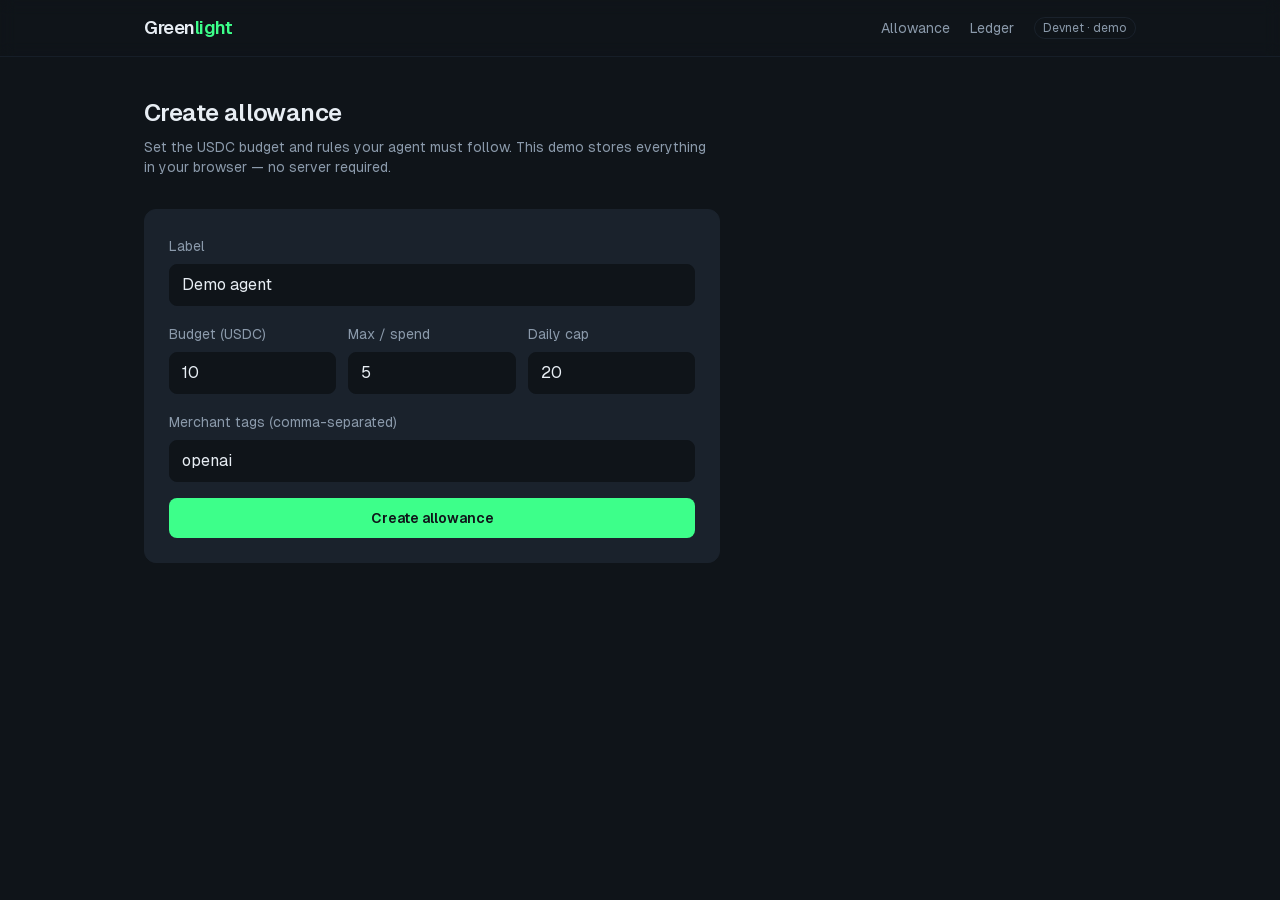
<file: greenlight/allow/index.html>
<!DOCTYPE html><html lang="en"><head><meta charSet="utf-8"/><meta name="viewport" content="width=device-width, initial-scale=1"/><link rel="preload" href="/greenlight/_next/static/media/4473ecc91f70f139-s.p.woff" as="font" crossorigin="" type="font/woff"/><link rel="preload" href="/greenlight/_next/static/media/463dafcda517f24f-s.p.woff" as="font" crossorigin="" type="font/woff"/><link rel="stylesheet" href="/greenlight/_next/static/css/dd067a6abacf80e8.css" data-precedence="next"/><link rel="preload" as="script" fetchPriority="low" href="/greenlight/_next/static/chunks/webpack-e99d2a4aee5c4777.js"/><script src="/greenlight/_next/static/chunks/fd9d1056-016abee54dfb105d.js" async=""></script><script src="/greenlight/_next/static/chunks/117-a21544bfb9f958ee.js" async=""></script><script src="/greenlight/_next/static/chunks/main-app-1a496d9eaab17ab7.js" async=""></script><script src="/greenlight/_next/static/chunks/972-534c16c12f4e3456.js" async=""></script><script src="/greenlight/_next/static/chunks/app/allow/page-4bb3bb33d4501919.js" async=""></script><script src="/greenlight/_next/static/chunks/app/page-26e6b334d28aa10c.js" async=""></script><title>Greenlight — USDC spending allowance for AI agents</title><meta name="description" content="Give AI agents a USDC allowance on Solana. They propose spends; you greenlight in one tap."/><link rel="icon" href="/greenlight/favicon.ico" type="image/x-icon" sizes="16x16"/><meta name="next-size-adjust"/><script src="/greenlight/_next/static/chunks/polyfills-42372ed130431b0a.js" noModule=""></script></head><body class="__variable_8c5c23 __variable_72feda font-sans antialiased bg-slate text-ink"><header class="border-b border-panel/80 bg-slate/80 backdrop-blur sticky top-0 z-40"><div class="mx-auto max-w-5xl flex items-center justify-between px-4 h-14"><a class="font-semibold tracking-tight text-lg " href="/greenlight/"><span class="text-ink">Green</span><span class="text-accent">light</span></a><nav class="flex items-center gap-5 text-sm text-muted"><a class="hover:text-ink transition-colors" href="/greenlight/allow/">Allowance</a><a class="hover:text-ink transition-colors" href="/greenlight/ledger/">Ledger</a><span class="hidden sm:inline text-xs rounded-full border border-panel px-2 py-0.5 text-muted">Devnet · demo</span></nav></div></header><main class="mx-auto max-w-5xl px-4 py-10"><div class="max-w-xl space-y-8"><div><h1 class="text-2xl font-semibold tracking-tight">Create allowance</h1><p class="mt-2 text-sm text-muted">Set the USDC budget and rules your agent must follow. This demo stores everything in your browser — no server required.</p></div><form class="rounded-xl border border-panel bg-panel p-6 space-y-4"><label class="block space-y-1.5"><span class="text-sm text-muted">Label</span><input class="w-full rounded-lg border border-slate bg-slate px-3 py-2 text-ink" value="Demo agent"/></label><div class="grid grid-cols-3 gap-3"><label class="block space-y-1.5"><span class="text-sm text-muted">Budget (USDC)</span><input type="number" step="0.01" min="0.01" class="w-full rounded-lg border border-slate bg-slate px-3 py-2 text-ink" required="" value="10"/></label><label class="block space-y-1.5"><span class="text-sm text-muted">Max / spend</span><input type="number" step="0.01" min="0.01" class="w-full rounded-lg border border-slate bg-slate px-3 py-2 text-ink" required="" value="5"/></label><label class="block space-y-1.5"><span class="text-sm text-muted">Daily cap</span><input type="number" step="0.01" min="0.01" class="w-full rounded-lg border border-slate bg-slate px-3 py-2 text-ink" required="" value="20"/></label></div><label class="block space-y-1.5"><span class="text-sm text-muted">Merchant tags (comma-separated)</span><input class="w-full rounded-lg border border-slate bg-slate px-3 py-2 text-ink" placeholder="openai" value="openai"/></label><button type="submit" class="w-full rounded-lg bg-accent py-2.5 text-sm font-semibold text-slate hover:brightness-110 disabled:opacity-60">Create allowance</button></form></div></main><script src="/greenlight/_next/static/chunks/webpack-e99d2a4aee5c4777.js" async=""></script><script>(self.__next_f=self.__next_f||[]).push([0]);self.__next_f.push([2,null])</script><script>self.__next_f.push([1,"1:HL[\"/greenlight/_next/static/media/4473ecc91f70f139-s.p.woff\",\"font\",{\"crossOrigin\":\"\",\"type\":\"font/woff\"}]\n2:HL[\"/greenlight/_next/static/media/463dafcda517f24f-s.p.woff\",\"font\",{\"crossOrigin\":\"\",\"type\":\"font/woff\"}]\n3:HL[\"/greenlight/_next/static/css/dd067a6abacf80e8.css\",\"style\"]\n"])</script><script>self.__next_f.push([1,"4:I[2846,[],\"\"]\n6:I[9107,[],\"ClientPageRoot\"]\n7:I[4345,[\"972\",\"static/chunks/972-534c16c12f4e3456.js\",\"494\",\"static/chunks/app/allow/page-4bb3bb33d4501919.js\"],\"default\",1]\n8:I[4707,[],\"\"]\n9:I[6423,[],\"\"]\na:I[2972,[\"972\",\"static/chunks/972-534c16c12f4e3456.js\",\"931\",\"static/chunks/app/page-26e6b334d28aa10c.js\"],\"\"]\nc:I[1060,[],\"\"]\nd:[]\n"])</script><script>self.__next_f.push([1,"0:[\"$\",\"$L4\",null,{\"buildId\":\"3OtJV_uQ9dK-FwPMfmUM4\",\"assetPrefix\":\"/greenlight\",\"urlParts\":[\"\",\"allow\",\"\"],\"initialTree\":[\"\",{\"children\":[\"allow\",{\"children\":[\"__PAGE__\",{}]}]},\"$undefined\",\"$undefined\",true],\"initialSeedData\":[\"\",{\"children\":[\"allow\",{\"children\":[\"__PAGE__\",{},[[\"$L5\",[\"$\",\"$L6\",null,{\"props\":{\"params\":{},\"searchParams\":{}},\"Component\":\"$7\"}],null],null],null]},[null,[\"$\",\"$L8\",null,{\"parallelRouterKey\":\"children\",\"segmentPath\":[\"children\",\"allow\",\"children\"],\"error\":\"$undefined\",\"errorStyles\":\"$undefined\",\"errorScripts\":\"$undefined\",\"template\":[\"$\",\"$L9\",null,{}],\"templateStyles\":\"$undefined\",\"templateScripts\":\"$undefined\",\"notFound\":\"$undefined\",\"notFoundStyles\":\"$undefined\"}]],null]},[[[[\"$\",\"link\",\"0\",{\"rel\":\"stylesheet\",\"href\":\"/greenlight/_next/static/css/dd067a6abacf80e8.css\",\"precedence\":\"next\",\"crossOrigin\":\"$undefined\"}]],[\"$\",\"html\",null,{\"lang\":\"en\",\"children\":[\"$\",\"body\",null,{\"className\":\"__variable_8c5c23 __variable_72feda font-sans antialiased bg-slate text-ink\",\"children\":[[\"$\",\"header\",null,{\"className\":\"border-b border-panel/80 bg-slate/80 backdrop-blur sticky top-0 z-40\",\"children\":[\"$\",\"div\",null,{\"className\":\"mx-auto max-w-5xl flex items-center justify-between px-4 h-14\",\"children\":[[\"$\",\"$La\",null,{\"href\":\"/\",\"className\":\"font-semibold tracking-tight text-lg \",\"children\":[[\"$\",\"span\",null,{\"className\":\"text-ink\",\"children\":\"Green\"}],[\"$\",\"span\",null,{\"className\":\"text-accent\",\"children\":\"light\"}]]}],[\"$\",\"nav\",null,{\"className\":\"flex items-center gap-5 text-sm text-muted\",\"children\":[[\"$\",\"$La\",null,{\"href\":\"/allow\",\"className\":\"hover:text-ink transition-colors\",\"children\":\"Allowance\"}],[\"$\",\"$La\",null,{\"href\":\"/ledger\",\"className\":\"hover:text-ink transition-colors\",\"children\":\"Ledger\"}],[\"$\",\"span\",null,{\"className\":\"hidden sm:inline text-xs rounded-full border border-panel px-2 py-0.5 text-muted\",\"children\":\"Devnet · demo\"}]]}]]}]}],[\"$\",\"main\",null,{\"className\":\"mx-auto max-w-5xl px-4 py-10\",\"children\":[\"$\",\"$L8\",null,{\"parallelRouterKey\":\"children\",\"segmentPath\":[\"children\"],\"error\":\"$undefined\",\"errorStyles\":\"$undefined\",\"errorScripts\":\"$undefined\",\"template\":[\"$\",\"$L9\",null,{}],\"templateStyles\":\"$undefined\",\"templateScripts\":\"$undefined\",\"notFound\":[[\"$\",\"title\",null,{\"children\":\"404: This page could not be found.\"}],[\"$\",\"div\",null,{\"style\":{\"fontFamily\":\"system-ui,\\\"Segoe UI\\\",Roboto,Helvetica,Arial,sans-serif,\\\"Apple Color Emoji\\\",\\\"Segoe UI Emoji\\\"\",\"height\":\"100vh\",\"textAlign\":\"center\",\"display\":\"flex\",\"flexDirection\":\"column\",\"alignItems\":\"center\",\"justifyContent\":\"center\"},\"children\":[\"$\",\"div\",null,{\"children\":[[\"$\",\"style\",null,{\"dangerouslySetInnerHTML\":{\"__html\":\"body{color:#000;background:#fff;margin:0}.next-error-h1{border-right:1px solid rgba(0,0,0,.3)}@media (prefers-color-scheme:dark){body{color:#fff;background:#000}.next-error-h1{border-right:1px solid rgba(255,255,255,.3)}}\"}}],[\"$\",\"h1\",null,{\"className\":\"next-error-h1\",\"style\":{\"display\":\"inline-block\",\"margin\":\"0 20px 0 0\",\"padding\":\"0 23px 0 0\",\"fontSize\":24,\"fontWeight\":500,\"verticalAlign\":\"top\",\"lineHeight\":\"49px\"},\"children\":\"404\"}],[\"$\",\"div\",null,{\"style\":{\"display\":\"inline-block\"},\"children\":[\"$\",\"h2\",null,{\"style\":{\"fontSize\":14,\"fontWeight\":400,\"lineHeight\":\"49px\",\"margin\":0},\"children\":\"This page could not be found.\"}]}]]}]}]],\"notFoundStyles\":[]}]}]]}]}]],null],null],\"couldBeIntercepted\":false,\"initialHead\":[null,\"$Lb\"],\"globalErrorComponent\":\"$c\",\"missingSlots\":\"$Wd\"}]\n"])</script><script>self.__next_f.push([1,"b:[[\"$\",\"meta\",\"0\",{\"name\":\"viewport\",\"content\":\"width=device-width, initial-scale=1\"}],[\"$\",\"meta\",\"1\",{\"charSet\":\"utf-8\"}],[\"$\",\"title\",\"2\",{\"children\":\"Greenlight — USDC spending allowance for AI agents\"}],[\"$\",\"meta\",\"3\",{\"name\":\"description\",\"content\":\"Give AI agents a USDC allowance on Solana. They propose spends; you greenlight in one tap.\"}],[\"$\",\"link\",\"4\",{\"rel\":\"icon\",\"href\":\"/greenlight/favicon.ico\",\"type\":\"image/x-icon\",\"sizes\":\"16x16\"}],[\"$\",\"meta\",\"5\",{\"name\":\"next-size-adjust\"}]]\n5:null\n"])</script></body></html>
</file>
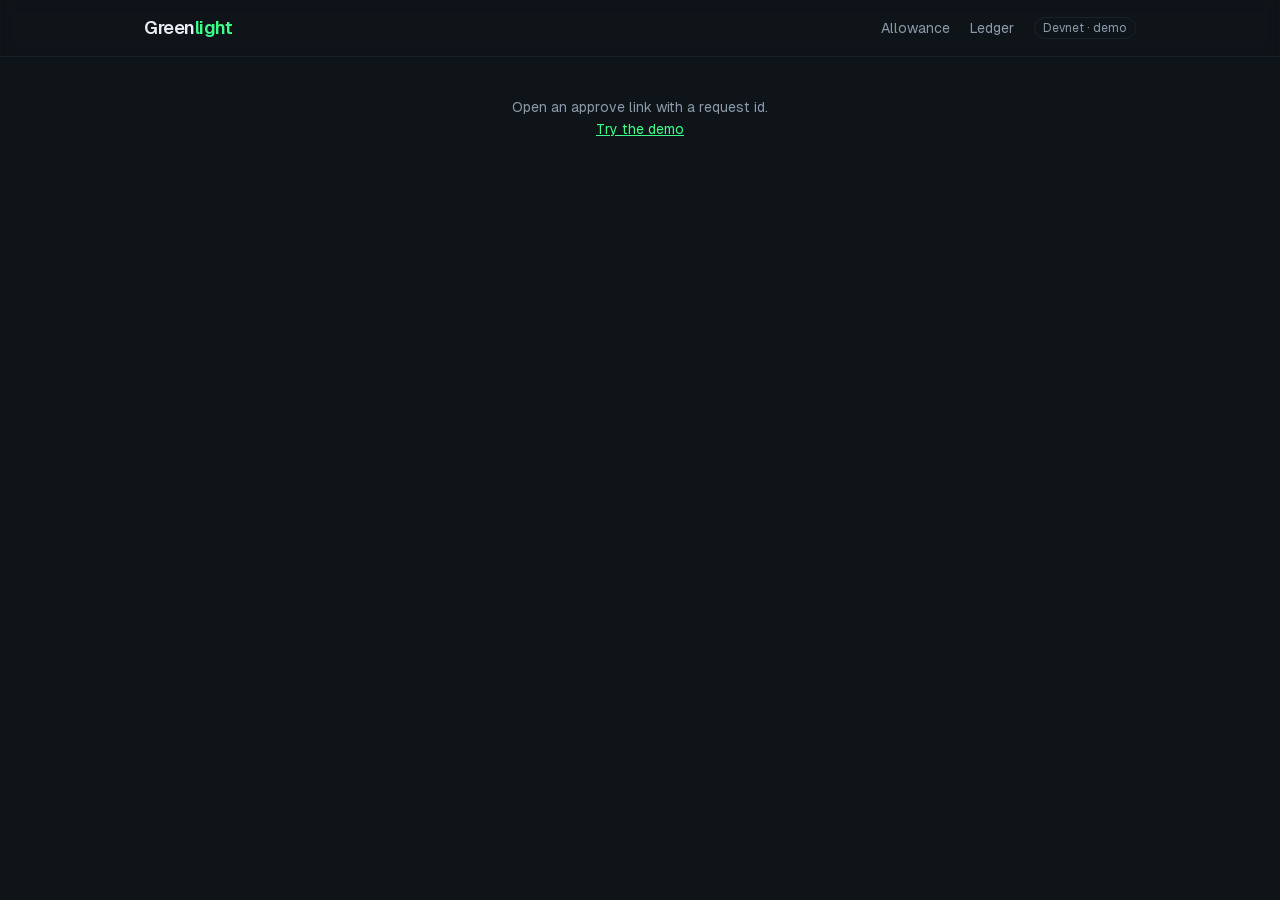
<file: greenlight/approve/index.html>
<!DOCTYPE html><html lang="en"><head><meta charSet="utf-8"/><meta name="viewport" content="width=device-width, initial-scale=1"/><link rel="preload" href="/greenlight/_next/static/media/4473ecc91f70f139-s.p.woff" as="font" crossorigin="" type="font/woff"/><link rel="preload" href="/greenlight/_next/static/media/463dafcda517f24f-s.p.woff" as="font" crossorigin="" type="font/woff"/><link rel="stylesheet" href="/greenlight/_next/static/css/dd067a6abacf80e8.css" data-precedence="next"/><link rel="preload" as="script" fetchPriority="low" href="/greenlight/_next/static/chunks/webpack-e99d2a4aee5c4777.js"/><script src="/greenlight/_next/static/chunks/fd9d1056-016abee54dfb105d.js" async=""></script><script src="/greenlight/_next/static/chunks/117-a21544bfb9f958ee.js" async=""></script><script src="/greenlight/_next/static/chunks/main-app-1a496d9eaab17ab7.js" async=""></script><script src="/greenlight/_next/static/chunks/972-534c16c12f4e3456.js" async=""></script><script src="/greenlight/_next/static/chunks/app/approve/page-771791c05b334ee9.js" async=""></script><script src="/greenlight/_next/static/chunks/app/page-26e6b334d28aa10c.js" async=""></script><title>Greenlight — USDC spending allowance for AI agents</title><meta name="description" content="Give AI agents a USDC allowance on Solana. They propose spends; you greenlight in one tap."/><link rel="icon" href="/greenlight/favicon.ico" type="image/x-icon" sizes="16x16"/><meta name="next-size-adjust"/><script src="/greenlight/_next/static/chunks/polyfills-42372ed130431b0a.js" noModule=""></script></head><body class="__variable_8c5c23 __variable_72feda font-sans antialiased bg-slate text-ink"><header class="border-b border-panel/80 bg-slate/80 backdrop-blur sticky top-0 z-40"><div class="mx-auto max-w-5xl flex items-center justify-between px-4 h-14"><a class="font-semibold tracking-tight text-lg " href="/greenlight/"><span class="text-ink">Green</span><span class="text-accent">light</span></a><nav class="flex items-center gap-5 text-sm text-muted"><a class="hover:text-ink transition-colors" href="/greenlight/allow/">Allowance</a><a class="hover:text-ink transition-colors" href="/greenlight/ledger/">Ledger</a><span class="hidden sm:inline text-xs rounded-full border border-panel px-2 py-0.5 text-muted">Devnet · demo</span></nav></div></header><main class="mx-auto max-w-5xl px-4 py-10"><!--$!--><template data-dgst="BAILOUT_TO_CLIENT_SIDE_RENDERING"></template><p class="text-muted text-sm">Loading request…</p><!--/$--></main><script src="/greenlight/_next/static/chunks/webpack-e99d2a4aee5c4777.js" async=""></script><script>(self.__next_f=self.__next_f||[]).push([0]);self.__next_f.push([2,null])</script><script>self.__next_f.push([1,"1:HL[\"/greenlight/_next/static/media/4473ecc91f70f139-s.p.woff\",\"font\",{\"crossOrigin\":\"\",\"type\":\"font/woff\"}]\n2:HL[\"/greenlight/_next/static/media/463dafcda517f24f-s.p.woff\",\"font\",{\"crossOrigin\":\"\",\"type\":\"font/woff\"}]\n3:HL[\"/greenlight/_next/static/css/dd067a6abacf80e8.css\",\"style\"]\n"])</script><script>self.__next_f.push([1,"4:I[2846,[],\"\"]\n6:I[9107,[],\"ClientPageRoot\"]\n7:I[7432,[\"972\",\"static/chunks/972-534c16c12f4e3456.js\",\"985\",\"static/chunks/app/approve/page-771791c05b334ee9.js\"],\"default\",1]\n8:I[4707,[],\"\"]\n9:I[6423,[],\"\"]\na:I[2972,[\"972\",\"static/chunks/972-534c16c12f4e3456.js\",\"931\",\"static/chunks/app/page-26e6b334d28aa10c.js\"],\"\"]\nc:I[1060,[],\"\"]\nd:[]\n"])</script><script>self.__next_f.push([1,"0:[\"$\",\"$L4\",null,{\"buildId\":\"3OtJV_uQ9dK-FwPMfmUM4\",\"assetPrefix\":\"/greenlight\",\"urlParts\":[\"\",\"approve\",\"\"],\"initialTree\":[\"\",{\"children\":[\"approve\",{\"children\":[\"__PAGE__\",{}]}]},\"$undefined\",\"$undefined\",true],\"initialSeedData\":[\"\",{\"children\":[\"approve\",{\"children\":[\"__PAGE__\",{},[[\"$L5\",[\"$\",\"$L6\",null,{\"props\":{\"params\":{},\"searchParams\":{}},\"Component\":\"$7\"}],null],null],null]},[null,[\"$\",\"$L8\",null,{\"parallelRouterKey\":\"children\",\"segmentPath\":[\"children\",\"approve\",\"children\"],\"error\":\"$undefined\",\"errorStyles\":\"$undefined\",\"errorScripts\":\"$undefined\",\"template\":[\"$\",\"$L9\",null,{}],\"templateStyles\":\"$undefined\",\"templateScripts\":\"$undefined\",\"notFound\":\"$undefined\",\"notFoundStyles\":\"$undefined\"}]],null]},[[[[\"$\",\"link\",\"0\",{\"rel\":\"stylesheet\",\"href\":\"/greenlight/_next/static/css/dd067a6abacf80e8.css\",\"precedence\":\"next\",\"crossOrigin\":\"$undefined\"}]],[\"$\",\"html\",null,{\"lang\":\"en\",\"children\":[\"$\",\"body\",null,{\"className\":\"__variable_8c5c23 __variable_72feda font-sans antialiased bg-slate text-ink\",\"children\":[[\"$\",\"header\",null,{\"className\":\"border-b border-panel/80 bg-slate/80 backdrop-blur sticky top-0 z-40\",\"children\":[\"$\",\"div\",null,{\"className\":\"mx-auto max-w-5xl flex items-center justify-between px-4 h-14\",\"children\":[[\"$\",\"$La\",null,{\"href\":\"/\",\"className\":\"font-semibold tracking-tight text-lg \",\"children\":[[\"$\",\"span\",null,{\"className\":\"text-ink\",\"children\":\"Green\"}],[\"$\",\"span\",null,{\"className\":\"text-accent\",\"children\":\"light\"}]]}],[\"$\",\"nav\",null,{\"className\":\"flex items-center gap-5 text-sm text-muted\",\"children\":[[\"$\",\"$La\",null,{\"href\":\"/allow\",\"className\":\"hover:text-ink transition-colors\",\"children\":\"Allowance\"}],[\"$\",\"$La\",null,{\"href\":\"/ledger\",\"className\":\"hover:text-ink transition-colors\",\"children\":\"Ledger\"}],[\"$\",\"span\",null,{\"className\":\"hidden sm:inline text-xs rounded-full border border-panel px-2 py-0.5 text-muted\",\"children\":\"Devnet · demo\"}]]}]]}]}],[\"$\",\"main\",null,{\"className\":\"mx-auto max-w-5xl px-4 py-10\",\"children\":[\"$\",\"$L8\",null,{\"parallelRouterKey\":\"children\",\"segmentPath\":[\"children\"],\"error\":\"$undefined\",\"errorStyles\":\"$undefined\",\"errorScripts\":\"$undefined\",\"template\":[\"$\",\"$L9\",null,{}],\"templateStyles\":\"$undefined\",\"templateScripts\":\"$undefined\",\"notFound\":[[\"$\",\"title\",null,{\"children\":\"404: This page could not be found.\"}],[\"$\",\"div\",null,{\"style\":{\"fontFamily\":\"system-ui,\\\"Segoe UI\\\",Roboto,Helvetica,Arial,sans-serif,\\\"Apple Color Emoji\\\",\\\"Segoe UI Emoji\\\"\",\"height\":\"100vh\",\"textAlign\":\"center\",\"display\":\"flex\",\"flexDirection\":\"column\",\"alignItems\":\"center\",\"justifyContent\":\"center\"},\"children\":[\"$\",\"div\",null,{\"children\":[[\"$\",\"style\",null,{\"dangerouslySetInnerHTML\":{\"__html\":\"body{color:#000;background:#fff;margin:0}.next-error-h1{border-right:1px solid rgba(0,0,0,.3)}@media (prefers-color-scheme:dark){body{color:#fff;background:#000}.next-error-h1{border-right:1px solid rgba(255,255,255,.3)}}\"}}],[\"$\",\"h1\",null,{\"className\":\"next-error-h1\",\"style\":{\"display\":\"inline-block\",\"margin\":\"0 20px 0 0\",\"padding\":\"0 23px 0 0\",\"fontSize\":24,\"fontWeight\":500,\"verticalAlign\":\"top\",\"lineHeight\":\"49px\"},\"children\":\"404\"}],[\"$\",\"div\",null,{\"style\":{\"display\":\"inline-block\"},\"children\":[\"$\",\"h2\",null,{\"style\":{\"fontSize\":14,\"fontWeight\":400,\"lineHeight\":\"49px\",\"margin\":0},\"children\":\"This page could not be found.\"}]}]]}]}]],\"notFoundStyles\":[]}]}]]}]}]],null],null],\"couldBeIntercepted\":false,\"initialHead\":[null,\"$Lb\"],\"globalErrorComponent\":\"$c\",\"missingSlots\":\"$Wd\"}]\n"])</script><script>self.__next_f.push([1,"b:[[\"$\",\"meta\",\"0\",{\"name\":\"viewport\",\"content\":\"width=device-width, initial-scale=1\"}],[\"$\",\"meta\",\"1\",{\"charSet\":\"utf-8\"}],[\"$\",\"title\",\"2\",{\"children\":\"Greenlight — USDC spending allowance for AI agents\"}],[\"$\",\"meta\",\"3\",{\"name\":\"description\",\"content\":\"Give AI agents a USDC allowance on Solana. They propose spends; you greenlight in one tap.\"}],[\"$\",\"link\",\"4\",{\"rel\":\"icon\",\"href\":\"/greenlight/favicon.ico\",\"type\":\"image/x-icon\",\"sizes\":\"16x16\"}],[\"$\",\"meta\",\"5\",{\"name\":\"next-size-adjust\"}]]\n5:null\n"])</script></body></html>
</file>
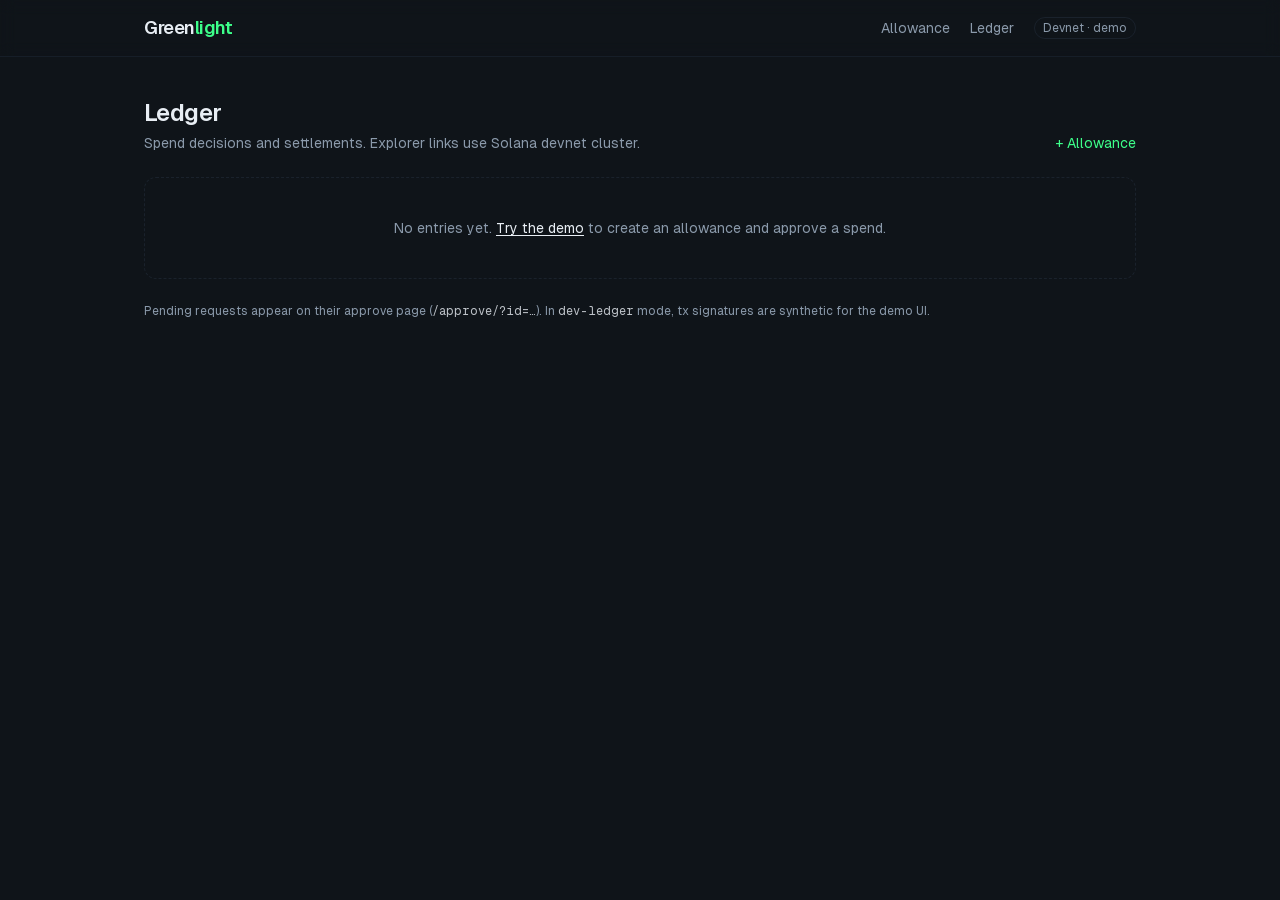
<file: greenlight/ledger/index.html>
<!DOCTYPE html><html lang="en"><head><meta charSet="utf-8"/><meta name="viewport" content="width=device-width, initial-scale=1"/><link rel="preload" href="/greenlight/_next/static/media/4473ecc91f70f139-s.p.woff" as="font" crossorigin="" type="font/woff"/><link rel="preload" href="/greenlight/_next/static/media/463dafcda517f24f-s.p.woff" as="font" crossorigin="" type="font/woff"/><link rel="stylesheet" href="/greenlight/_next/static/css/dd067a6abacf80e8.css" data-precedence="next"/><link rel="preload" as="script" fetchPriority="low" href="/greenlight/_next/static/chunks/webpack-e99d2a4aee5c4777.js"/><script src="/greenlight/_next/static/chunks/fd9d1056-016abee54dfb105d.js" async=""></script><script src="/greenlight/_next/static/chunks/117-a21544bfb9f958ee.js" async=""></script><script src="/greenlight/_next/static/chunks/main-app-1a496d9eaab17ab7.js" async=""></script><script src="/greenlight/_next/static/chunks/972-534c16c12f4e3456.js" async=""></script><script src="/greenlight/_next/static/chunks/app/ledger/page-779f10ec2ef8569e.js" async=""></script><script src="/greenlight/_next/static/chunks/app/page-26e6b334d28aa10c.js" async=""></script><title>Greenlight — USDC spending allowance for AI agents</title><meta name="description" content="Give AI agents a USDC allowance on Solana. They propose spends; you greenlight in one tap."/><link rel="icon" href="/greenlight/favicon.ico" type="image/x-icon" sizes="16x16"/><meta name="next-size-adjust"/><script src="/greenlight/_next/static/chunks/polyfills-42372ed130431b0a.js" noModule=""></script></head><body class="__variable_8c5c23 __variable_72feda font-sans antialiased bg-slate text-ink"><header class="border-b border-panel/80 bg-slate/80 backdrop-blur sticky top-0 z-40"><div class="mx-auto max-w-5xl flex items-center justify-between px-4 h-14"><a class="font-semibold tracking-tight text-lg " href="/greenlight/"><span class="text-ink">Green</span><span class="text-accent">light</span></a><nav class="flex items-center gap-5 text-sm text-muted"><a class="hover:text-ink transition-colors" href="/greenlight/allow/">Allowance</a><a class="hover:text-ink transition-colors" href="/greenlight/ledger/">Ledger</a><span class="hidden sm:inline text-xs rounded-full border border-panel px-2 py-0.5 text-muted">Devnet · demo</span></nav></div></header><main class="mx-auto max-w-5xl px-4 py-10"><div class="space-y-6"><div class="flex items-end justify-between gap-4"><div><h1 class="text-2xl font-semibold tracking-tight">Ledger</h1><p class="mt-1 text-sm text-muted">Spend decisions and settlements. Explorer links use Solana devnet cluster.</p></div><a class="text-sm text-accent hover:underline shrink-0" href="/greenlight/allow/">+ Allowance</a></div><p class="text-sm text-muted">Loading…</p><p class="text-xs text-muted">Pending requests appear on their approve page (<code class="text-ink/80">/approve/?id=…</code>). In <code class="text-ink/80">dev-ledger</code> mode, tx signatures are synthetic for the demo UI.</p></div></main><script src="/greenlight/_next/static/chunks/webpack-e99d2a4aee5c4777.js" async=""></script><script>(self.__next_f=self.__next_f||[]).push([0]);self.__next_f.push([2,null])</script><script>self.__next_f.push([1,"1:HL[\"/greenlight/_next/static/media/4473ecc91f70f139-s.p.woff\",\"font\",{\"crossOrigin\":\"\",\"type\":\"font/woff\"}]\n2:HL[\"/greenlight/_next/static/media/463dafcda517f24f-s.p.woff\",\"font\",{\"crossOrigin\":\"\",\"type\":\"font/woff\"}]\n3:HL[\"/greenlight/_next/static/css/dd067a6abacf80e8.css\",\"style\"]\n"])</script><script>self.__next_f.push([1,"4:I[2846,[],\"\"]\n6:I[9107,[],\"ClientPageRoot\"]\n7:I[4308,[\"972\",\"static/chunks/972-534c16c12f4e3456.js\",\"537\",\"static/chunks/app/ledger/page-779f10ec2ef8569e.js\"],\"default\",1]\n8:I[4707,[],\"\"]\n9:I[6423,[],\"\"]\na:I[2972,[\"972\",\"static/chunks/972-534c16c12f4e3456.js\",\"931\",\"static/chunks/app/page-26e6b334d28aa10c.js\"],\"\"]\nc:I[1060,[],\"\"]\nd:[]\n"])</script><script>self.__next_f.push([1,"0:[\"$\",\"$L4\",null,{\"buildId\":\"3OtJV_uQ9dK-FwPMfmUM4\",\"assetPrefix\":\"/greenlight\",\"urlParts\":[\"\",\"ledger\",\"\"],\"initialTree\":[\"\",{\"children\":[\"ledger\",{\"children\":[\"__PAGE__\",{}]}]},\"$undefined\",\"$undefined\",true],\"initialSeedData\":[\"\",{\"children\":[\"ledger\",{\"children\":[\"__PAGE__\",{},[[\"$L5\",[\"$\",\"$L6\",null,{\"props\":{\"params\":{},\"searchParams\":{}},\"Component\":\"$7\"}],null],null],null]},[null,[\"$\",\"$L8\",null,{\"parallelRouterKey\":\"children\",\"segmentPath\":[\"children\",\"ledger\",\"children\"],\"error\":\"$undefined\",\"errorStyles\":\"$undefined\",\"errorScripts\":\"$undefined\",\"template\":[\"$\",\"$L9\",null,{}],\"templateStyles\":\"$undefined\",\"templateScripts\":\"$undefined\",\"notFound\":\"$undefined\",\"notFoundStyles\":\"$undefined\"}]],null]},[[[[\"$\",\"link\",\"0\",{\"rel\":\"stylesheet\",\"href\":\"/greenlight/_next/static/css/dd067a6abacf80e8.css\",\"precedence\":\"next\",\"crossOrigin\":\"$undefined\"}]],[\"$\",\"html\",null,{\"lang\":\"en\",\"children\":[\"$\",\"body\",null,{\"className\":\"__variable_8c5c23 __variable_72feda font-sans antialiased bg-slate text-ink\",\"children\":[[\"$\",\"header\",null,{\"className\":\"border-b border-panel/80 bg-slate/80 backdrop-blur sticky top-0 z-40\",\"children\":[\"$\",\"div\",null,{\"className\":\"mx-auto max-w-5xl flex items-center justify-between px-4 h-14\",\"children\":[[\"$\",\"$La\",null,{\"href\":\"/\",\"className\":\"font-semibold tracking-tight text-lg \",\"children\":[[\"$\",\"span\",null,{\"className\":\"text-ink\",\"children\":\"Green\"}],[\"$\",\"span\",null,{\"className\":\"text-accent\",\"children\":\"light\"}]]}],[\"$\",\"nav\",null,{\"className\":\"flex items-center gap-5 text-sm text-muted\",\"children\":[[\"$\",\"$La\",null,{\"href\":\"/allow\",\"className\":\"hover:text-ink transition-colors\",\"children\":\"Allowance\"}],[\"$\",\"$La\",null,{\"href\":\"/ledger\",\"className\":\"hover:text-ink transition-colors\",\"children\":\"Ledger\"}],[\"$\",\"span\",null,{\"className\":\"hidden sm:inline text-xs rounded-full border border-panel px-2 py-0.5 text-muted\",\"children\":\"Devnet · demo\"}]]}]]}]}],[\"$\",\"main\",null,{\"className\":\"mx-auto max-w-5xl px-4 py-10\",\"children\":[\"$\",\"$L8\",null,{\"parallelRouterKey\":\"children\",\"segmentPath\":[\"children\"],\"error\":\"$undefined\",\"errorStyles\":\"$undefined\",\"errorScripts\":\"$undefined\",\"template\":[\"$\",\"$L9\",null,{}],\"templateStyles\":\"$undefined\",\"templateScripts\":\"$undefined\",\"notFound\":[[\"$\",\"title\",null,{\"children\":\"404: This page could not be found.\"}],[\"$\",\"div\",null,{\"style\":{\"fontFamily\":\"system-ui,\\\"Segoe UI\\\",Roboto,Helvetica,Arial,sans-serif,\\\"Apple Color Emoji\\\",\\\"Segoe UI Emoji\\\"\",\"height\":\"100vh\",\"textAlign\":\"center\",\"display\":\"flex\",\"flexDirection\":\"column\",\"alignItems\":\"center\",\"justifyContent\":\"center\"},\"children\":[\"$\",\"div\",null,{\"children\":[[\"$\",\"style\",null,{\"dangerouslySetInnerHTML\":{\"__html\":\"body{color:#000;background:#fff;margin:0}.next-error-h1{border-right:1px solid rgba(0,0,0,.3)}@media (prefers-color-scheme:dark){body{color:#fff;background:#000}.next-error-h1{border-right:1px solid rgba(255,255,255,.3)}}\"}}],[\"$\",\"h1\",null,{\"className\":\"next-error-h1\",\"style\":{\"display\":\"inline-block\",\"margin\":\"0 20px 0 0\",\"padding\":\"0 23px 0 0\",\"fontSize\":24,\"fontWeight\":500,\"verticalAlign\":\"top\",\"lineHeight\":\"49px\"},\"children\":\"404\"}],[\"$\",\"div\",null,{\"style\":{\"display\":\"inline-block\"},\"children\":[\"$\",\"h2\",null,{\"style\":{\"fontSize\":14,\"fontWeight\":400,\"lineHeight\":\"49px\",\"margin\":0},\"children\":\"This page could not be found.\"}]}]]}]}]],\"notFoundStyles\":[]}]}]]}]}]],null],null],\"couldBeIntercepted\":false,\"initialHead\":[null,\"$Lb\"],\"globalErrorComponent\":\"$c\",\"missingSlots\":\"$Wd\"}]\n"])</script><script>self.__next_f.push([1,"b:[[\"$\",\"meta\",\"0\",{\"name\":\"viewport\",\"content\":\"width=device-width, initial-scale=1\"}],[\"$\",\"meta\",\"1\",{\"charSet\":\"utf-8\"}],[\"$\",\"title\",\"2\",{\"children\":\"Greenlight — USDC spending allowance for AI agents\"}],[\"$\",\"meta\",\"3\",{\"name\":\"description\",\"content\":\"Give AI agents a USDC allowance on Solana. They propose spends; you greenlight in one tap.\"}],[\"$\",\"link\",\"4\",{\"rel\":\"icon\",\"href\":\"/greenlight/favicon.ico\",\"type\":\"image/x-icon\",\"sizes\":\"16x16\"}],[\"$\",\"meta\",\"5\",{\"name\":\"next-size-adjust\"}]]\n5:null\n"])</script></body></html>
</file>
<file: css/styles.css>
/* ═══════════════════════════════════════════════════════════
   Prabesh Amgain — Portfolio
   Dark editorial · volt accent · motion-first
   ═══════════════════════════════════════════════════════════ */

:root {
  --bg:        #0A0A0C;
  --bg-2:      #101014;
  --ink:       #EDEDE8;
  --muted:     #8A8A92;
  --accent:    #C6FF4D;
  --line:      rgba(237, 237, 232, 0.12);
  --line-soft: rgba(237, 237, 232, 0.07);

  --font-display: "Space Grotesk", "Helvetica Neue", sans-serif;
  --font-serif:   "Instrument Serif", Georgia, serif;
  --font-mono:    "Space Mono", "Courier New", monospace;

  --ease-out: cubic-bezier(0.22, 1, 0.36, 1);
  --ease-io:  cubic-bezier(0.65, 0, 0.35, 1);

  --pad-x: clamp(1.25rem, 4vw, 4rem);
  --section-pad: clamp(5rem, 12vh, 9rem);
}

/* ── Reset ─────────────────────────────────────────────── */
*, *::before, *::after { box-sizing: border-box; margin: 0; padding: 0; }

html {
  scroll-behavior: smooth;
  scrollbar-color: var(--accent) var(--bg);
}

body {
  background: var(--bg);
  color: var(--ink);
  font-family: var(--font-display);
  font-size: 1rem;
  line-height: 1.6;
  -webkit-font-smoothing: antialiased;
  overflow-x: hidden;
}

::selection { background: var(--accent); color: var(--bg); }

img { display: block; max-width: 100%; }
a { color: inherit; text-decoration: none; }
ul { list-style: none; }

.mono { font-family: var(--font-mono); font-size: 0.72rem; letter-spacing: 0.06em; text-transform: uppercase; }

:focus-visible {
  outline: 2px solid var(--accent);
  outline-offset: 3px;
}

/* ── Preloader ─────────────────────────────────────────── */
.preloader {
  position: fixed;
  inset: 0;
  z-index: 200;
  background: var(--bg);
  display: flex;
  align-items: flex-end;
  justify-content: space-between;
  padding: var(--pad-x) clamp(1.25rem, 4vw, 4rem);
  pointer-events: none;
  transition: transform 0.9s var(--ease-io);
}
.preloader--done { transform: translateY(-101%); }

.preloader__inner {
  display: flex;
  flex-direction: column;
  gap: 0.4rem;
}
.preloader__name {
  font-size: clamp(1.4rem, 3.5vw, 2.6rem);
  font-weight: 700;
  letter-spacing: -0.02em;
  clip-path: inset(0 0 0 0);
}
.preloader__name span {
  display: inline-block;
  transform: translateY(120%);
  transition: transform 1s var(--ease-out);
}
.preloader--run .preloader__name span { transform: translateY(0); }

.preloader__count {
  font-size: clamp(3rem, 10vw, 7rem);
  font-weight: 700;
  line-height: 0.9;
  color: var(--accent);
}

.preloader__bar {
  position: absolute;
  left: 0; right: 0; bottom: 0;
  height: 2px;
  background: var(--line);
}
.preloader__bar span {
  display: block;
  height: 100%;
  width: 0%;
  background: var(--accent);
}

/* ── Custom cursor ─────────────────────────────────────── */
.cursor { display: none; }

@media (pointer: fine) {
  .cursor {
    display: block;
    position: fixed;
    top: 0; left: 0;
    z-index: 300;
    pointer-events: none;
    mix-blend-mode: difference;
  }
  .cursor__dot {
    position: fixed;
    width: 6px; height: 6px;
    border-radius: 50%;
    background: #fff;
    transform: translate(-50%, -50%);
  }
  .cursor__ring {
    position: fixed;
    width: 34px; height: 34px;
    border-radius: 50%;
    border: 1px solid rgba(255,255,255,0.55);
    transform: translate(-50%, -50%);
    transition: width 0.25s var(--ease-out), height 0.25s var(--ease-out),
                border-color 0.25s, background 0.25s, opacity 0.2s;
  }
  .cursor--active .cursor__ring {
    width: 56px; height: 56px;
    border-color: transparent;
    background: rgba(198, 255, 77, 0.14);
  }
  .cursor--hidden { opacity: 0; }
}

/* ── Scroll progress ───────────────────────────────────── */
.progress {
  position: fixed;
  top: 0; left: 0;
  height: 2px;
  width: 0%;
  background: var(--accent);
  z-index: 150;
}

/* ── Nav ───────────────────────────────────────────────── */
.nav {
  position: fixed;
  top: 0; left: 0; right: 0;
  z-index: 100;
  display: flex;
  align-items: center;
  justify-content: space-between;
  gap: 1rem;
  padding: 1.1rem var(--pad-x);
  border-bottom: 1px solid var(--line-soft);
  background: rgba(10, 10, 12, 0.72);
  backdrop-filter: blur(12px);
  -webkit-backdrop-filter: blur(12px);
  transition: transform 0.5s var(--ease-out), background 0.4s;
}
.nav--scrolled { background: rgba(10, 10, 12, 0.9); }
.nav--hidden { transform: translateY(-100%); }

.nav__logo {
  display: flex;
  align-items: center;
  gap: 0.6rem;
  font-weight: 700;
  letter-spacing: -0.01em;
}
.nav__mark {
  display: grid;
  place-items: center;
  width: 30px; height: 30px;
  border: 1px solid var(--line);
  border-radius: 8px;
  font-family: var(--font-mono);
  font-size: 0.7rem;
  color: var(--accent);
  transition: background 0.3s, color 0.3s, transform 0.3s var(--ease-out);
}
.nav__logo:hover .nav__mark { background: var(--accent); color: var(--bg); transform: rotate(-8deg); }
.nav__word { font-size: 0.95rem; }
@media (max-width: 640px) { .nav__word { display: none; } }

.nav__links {
  display: flex;
  gap: clamp(1.2rem, 3vw, 2.6rem);
}
.nav__links a {
  position: relative;
  font-size: 0.85rem;
  font-weight: 500;
  color: var(--muted);
  transition: color 0.3s;
}
.nav__links a span {
  display: inline-block;
  position: relative;
}
.nav__links a span::after {
  content: "";
  position: absolute;
  left: 0; bottom: -3px;
  width: 100%; height: 1px;
  background: var(--accent);
  transform: scaleX(0);
  transform-origin: right;
  transition: transform 0.35s var(--ease-out);
}
.nav__links a:hover { color: var(--ink); }
.nav__links a:hover span::after { transform: scaleX(1); transform-origin: left; }

.nav__status {
  display: flex;
  align-items: center;
  gap: 0.5rem;
  color: var(--muted);
  transition: color 0.3s;
}
.nav__status:hover { color: var(--ink); }
.nav__dot {
  width: 7px; height: 7px;
  border-radius: 50%;
  background: var(--accent);
  box-shadow: 0 0 0 0 rgba(198, 255, 77, 0.5);
  animation: pulse 2.4s infinite;
}
@keyframes pulse {
  0%   { box-shadow: 0 0 0 0 rgba(198, 255, 77, 0.45); }
  70%  { box-shadow: 0 0 0 9px rgba(198, 255, 77, 0); }
  100% { box-shadow: 0 0 0 0 rgba(198, 255, 77, 0); }
}
@media (max-width: 820px) {
  .nav__links { display: none; }
  .nav__status .mono { display: none; }
}

/* ── Hero ──────────────────────────────────────────────── */
.hero {
  position: relative;
  min-height: 100svh;
  display: flex;
  flex-direction: column;
  justify-content: flex-end;
  padding: calc(4.5rem + env(safe-area-inset-top)) var(--pad-x) 0;
  overflow: hidden;
}

.hero__canvas {
  position: absolute;
  inset: 0;
  width: 100%;
  height: 100%;
  z-index: 0;
  pointer-events: none;
}

.hero__meta {
  position: absolute;
  top: calc(5.2rem + env(safe-area-inset-top));
  left: var(--pad-x);
  right: var(--pad-x);
  display: flex;
  justify-content: space-between;
  color: var(--muted);
  z-index: 2;
}

.hero__title {
  position: relative;
  z-index: 2;
  font-size: clamp(3rem, 11.5vw, 10.5rem);
  font-weight: 700;
  line-height: 0.98;
  letter-spacing: -0.045em;
  margin-bottom: clamp(1.6rem, 4vh, 3rem);
  text-transform: uppercase;
}
.hero__line {
  display: block;
  overflow: hidden;
  padding: 0.06em 0;
}
.hero__word {
  display: inline-block;
  transform: translateY(115%);
  transition: transform 1.1s var(--ease-out);
  will-change: transform;
  margin-right: 0.26em;
}
.hero__line .hero__word:last-child { margin-right: 0; }
.hero--run .hero__word { transform: translateY(0); }
.hero__line:nth-child(2) .hero__word { transition-delay: 0.08s; }
.hero__line:nth-child(3) .hero__word { transition-delay: 0.16s; }
.hero__word--serif {
  font-family: var(--font-serif);
  font-style: italic;
  font-weight: 400;
  text-transform: lowercase;
  letter-spacing: -0.01em;
  color: var(--accent);
}

.hero__foot {
  position: relative;
  z-index: 2;
  display: flex;
  align-items: flex-end;
  justify-content: space-between;
  gap: 2rem;
  padding-bottom: clamp(3.5rem, 9vh, 6rem);
}
.hero__intro {
  max-width: 30rem;
  color: var(--muted);
  font-size: clamp(0.95rem, 1.4vw, 1.05rem);
}
.hero__intro em {
  font-family: var(--font-serif);
  font-style: italic;
  color: var(--ink);
  font-size: 1.15em;
}

.hero__cta {
  display: flex;
  gap: 0.8rem;
  flex-shrink: 0;
}

.hero__scroll {
  position: absolute;
  right: var(--pad-x);
  bottom: 1.6rem;
  z-index: 2;
  display: flex;
  flex-direction: column;
  align-items: flex-end;
  gap: 0.5rem;
  color: var(--muted);
  writing-mode: vertical-rl;
}
.hero__scroll-line {
  width: 1px;
  height: 56px;
  background: linear-gradient(var(--accent), transparent);
  animation: drip 2.2s var(--ease-io) infinite;
  transform-origin: top;
}
@keyframes drip {
  0%   { transform: scaleY(0); transform-origin: top; }
  45%  { transform: scaleY(1); transform-origin: top; }
  55%  { transform: scaleY(1); transform-origin: bottom; }
  100% { transform: scaleY(0); transform-origin: bottom; }
}

[data-hero-fade] {
  opacity: 0;
  transform: translateY(24px);
  transition: opacity 0.9s var(--ease-out), transform 0.9s var(--ease-out);
}
.hero--run [data-hero-fade] { opacity: 1; transform: translateY(0); }
.hero--run [data-hero-fade]:nth-of-type(2) { transition-delay: 0.35s; }
.hero--run [data-hero-fade]:nth-of-type(3) { transition-delay: 0.5s; }
.hero--run [data-hero-fade]:nth-of-type(4) { transition-delay: 0.62s; }

@media (max-width: 720px) {
  .hero__foot { flex-direction: column; align-items: flex-start; }
  .hero__scroll { display: none; }
}

/* ── Buttons ───────────────────────────────────────────── */
.btn {
  display: inline-flex;
  align-items: center;
  gap: 0.6rem;
  padding: 0.85rem 1.5rem;
  border-radius: 999px;
  font-weight: 500;
  font-size: 0.92rem;
  transition: transform 0.35s var(--ease-out), background 0.3s, color 0.3s, border-color 0.3s;
}
.btn--solid {
  background: var(--accent);
  color: var(--bg);
}
.btn--solid:hover { transform: translateY(-2px); }
.btn--solid:hover .btn__arr { transform: translateY(2px); }
.btn--ghost {
  border: 1px solid var(--line);
  color: var(--ink);
}
.btn--ghost:hover {
  border-color: var(--ink);
  transform: translateY(-2px);
}
.btn__arr { transition: transform 0.3s var(--ease-out); display: inline-block; }
.btn--big { padding: 1.1rem 2.2rem; font-size: clamp(0.95rem, 1.6vw, 1.15rem); }

/* ── Marquee ───────────────────────────────────────────── */
.marquee {
  border-top: 1px solid var(--line-soft);
  border-bottom: 1px solid var(--line-soft);
  overflow: hidden;
  padding: 1.1rem 0;
}
.marquee--alt {
  border-top: 1px solid var(--line);
  border-bottom: 1px solid var(--line);
  background: var(--bg-2);
}
.marquee__track {
  display: flex;
  width: max-content;
  animation: marquee 26s linear infinite;
}
.marquee--alt .marquee__track { animation-duration: 34s; }
.marquee:hover .marquee__track { animation-play-state: paused; }
.marquee__group {
  display: flex;
  align-items: center;
  gap: 2.4rem;
  padding-right: 2.4rem;
  white-space: nowrap;
  font-size: clamp(1rem, 2vw, 1.35rem);
  font-weight: 700;
  letter-spacing: 0.02em;
  text-transform: uppercase;
}
.marquee__group i {
  font-style: normal;
  color: var(--accent);
  font-size: 0.8em;
}
.marquee--alt .marquee__group {
  font-family: var(--font-serif);
  font-style: italic;
  text-transform: lowercase;
  font-weight: 400;
  font-size: clamp(1.4rem, 3vw, 2.1rem);
  color: var(--ink);
}
@keyframes marquee {
  from { transform: translateX(0); }
  to   { transform: translateX(-50%); }
}

/* ── Section scaffolding ───────────────────────────────── */
.section {
  padding: var(--section-pad) var(--pad-x);
  max-width: 100%;
}
.section__head {
  display: flex;
  align-items: baseline;
  gap: 1.2rem;
  margin-bottom: clamp(2.5rem, 6vh, 4.5rem);
  border-bottom: 1px solid var(--line);
  padding-bottom: 1.2rem;
  flex-wrap: wrap;
}
.section__index { color: var(--accent); }
.section__title {
  font-size: clamp(2.2rem, 5.5vw, 4.2rem);
  font-weight: 700;
  letter-spacing: -0.03em;
  line-height: 1;
}
.section__title em {
  font-family: var(--font-serif);
  font-style: italic;
  font-weight: 400;
  color: var(--accent);
}
.section__note { margin-left: auto; color: var(--muted); }

/* ── Works ─────────────────────────────────────────────── */
.works__list {
  border-top: 1px solid var(--line);
}
.work {
  position: relative;
  display: grid;
  grid-template-columns: 3.5rem 1fr auto auto 2.6rem;
  align-items: center;
  gap: 1.6rem;
  padding: 2rem 0.5rem;
  border-bottom: 1px solid var(--line);
  overflow: hidden;
  transition: padding 0.45s var(--ease-out);
}
.work::before {
  content: "";
  position: absolute;
  inset: 0;
  background: var(--accent);
  transform: scaleY(0);
  transform-origin: bottom;
  transition: transform 0.5s var(--ease-io);
  z-index: 0;
}
.work:hover::before { transform: scaleY(1); transform-origin: top; }

.work > * { position: relative; z-index: 1; transition: color 0.35s; }
.work:hover { padding-left: 1.2rem; padding-right: 0; }
.work:hover > * { color: var(--bg); }

.work__index { color: var(--muted); }
.work__title {
  font-size: clamp(1.4rem, 3.2vw, 2.4rem);
  font-weight: 700;
  letter-spacing: -0.02em;
  line-height: 1.05;
  display: block;
}
.work__desc {
  display: block;
  color: var(--muted);
  font-size: 0.9rem;
  margin-top: 0.35rem;
  max-width: 34rem;
  transition: color 0.35s;
}
.work:hover .work__desc { color: rgba(10, 10, 12, 0.7); }

.work__tags {
  display: flex;
  gap: 0.5rem;
  flex-wrap: wrap;
  justify-content: flex-end;
}
.work__tags span {
  border: 1px solid var(--line);
  border-radius: 999px;
  padding: 0.28rem 0.7rem;
  font-size: 0.62rem;
  transition: border-color 0.35s, color 0.35s;
}
.work:hover .work__tags span { border-color: rgba(10,10,12,0.35); }

.work__year { color: var(--muted); text-align: right; }
.work__arrow {
  font-size: 1.4rem;
  transform: translate(-14px, 14px) rotate(45deg);
  opacity: 0;
  transition: transform 0.45s var(--ease-out), opacity 0.35s;
}
.work:hover .work__arrow { transform: translate(0, 0) rotate(0); opacity: 1; }

.works__foot {
  display: flex;
  justify-content: space-between;
  align-items: center;
  gap: 1rem;
  margin-top: 2.2rem;
  color: var(--muted);
  flex-wrap: wrap;
}
.textlink {
  font-weight: 500;
  color: var(--ink);
  border-bottom: 1px solid var(--line);
  padding-bottom: 2px;
  transition: border-color 0.3s, color 0.3s;
}
.textlink span { color: var(--accent); }
.textlink:hover { border-color: var(--accent); }

@media (max-width: 860px) {
  .work {
    grid-template-columns: 2.4rem 1fr auto;
    gap: 1rem;
  }
  .work__tags { display: none; }
  .work__arrow { display: none; }
  .work__year { align-self: end; }
}
@media (max-width: 560px) {
  .work { grid-template-columns: 1.8rem 1fr; }
  .work__year { display: none; }
}

/* ── Manifesto / About ─────────────────────────────────── */
.manifesto__grid {
  display: grid;
  grid-template-columns: minmax(240px, 340px) 1fr;
  gap: clamp(2rem, 6vw, 6rem);
  align-items: start;
}
.manifesto__figure {
  position: sticky;
  top: 6.5rem;
}
.manifesto__figure img {
  width: 100%;
  aspect-ratio: 1;
  object-fit: cover;
  border-radius: 14px;
  border: 1px solid var(--line);
  filter: grayscale(0.9) contrast(1.12) brightness(0.98);
  box-shadow: inset 0 0 56px rgba(10, 10, 12, 0.6);
}
.manifesto__figure figcaption {
  margin-top: 0.8rem;
  color: var(--muted);
}

.manifesto__text p {
  font-size: clamp(1.15rem, 2.4vw, 1.6rem);
  line-height: 1.55;
  color: var(--ink);
  margin-bottom: 1.6rem;
  max-width: 46rem;
}
.manifesto__text em {
  font-family: var(--font-serif);
  font-style: italic;
  color: var(--accent);
}
.manifesto__text .manifesto__lead {
  font-size: clamp(1.5rem, 3.4vw, 2.3rem);
  font-weight: 500;
  letter-spacing: -0.02em;
  line-height: 1.3;
  max-width: 40rem;
}

/* word-by-word scroll effect */
[data-manifesto] .w {
  display: inline-block;
  opacity: 0.16;
  transform: translateY(6px);
  transition: opacity 0.7s var(--ease-out), transform 0.7s var(--ease-out);
}
[data-manifesto].is-inview .w { opacity: 1; transform: translateY(0); }

@media (max-width: 860px) {
  .manifesto__grid { grid-template-columns: 1fr; }
  .manifesto__figure { position: static; max-width: 280px; }
}

/* ── Stats ─────────────────────────────────────────────── */
.stats {
  display: grid;
  grid-template-columns: repeat(4, 1fr);
  margin-top: clamp(3.5rem, 8vh, 6rem);
  border-top: 1px solid var(--line);
}
.stat {
  padding: 1.8rem 1.2rem 0.4rem 0;
  border-left: 1px solid var(--line);
  padding-left: 1.4rem;
}
.stat:first-child { border-left: none; padding-left: 0; }
.stat__num {
  display: block;
  font-size: clamp(2.4rem, 5vw, 4rem);
  font-weight: 700;
  letter-spacing: -0.03em;
  line-height: 1;
  color: var(--accent);
  font-variant-numeric: tabular-nums;
}
.stat__label { color: var(--muted); margin-top: 0.5rem; }
@media (max-width: 720px) {
  .stats { grid-template-columns: repeat(2, 1fr); row-gap: 1.8rem; }
  .stat:nth-child(3) { border-left: none; padding-left: 0; }
}

/* ── Stack ─────────────────────────────────────────────── */
.stack__cols {
  display: grid;
  grid-template-columns: 1fr 1fr;
  gap: clamp(2rem, 6vw, 5rem);
}
.stack__label {
  color: var(--muted);
  margin-bottom: 1.6rem;
}
.stack__list li {
  display: grid;
  grid-template-columns: minmax(140px, 1.2fr) 2fr minmax(110px, 0.8fr);
  align-items: center;
  gap: 1.2rem;
  padding: 1rem 0;
  border-bottom: 1px solid var(--line-soft);
  font-weight: 500;
}
.stack__list li .mono {
  color: var(--muted);
  text-align: right;
  text-transform: none;
  letter-spacing: 0;
  font-size: 0.7rem;
}
.stack__bar {
  height: 2px;
  background: var(--line);
  position: relative;
  overflow: hidden;
}
.stack__bar i {
  position: absolute;
  inset: 0;
  background: var(--accent);
  transform: scaleX(0);
  transform-origin: left;
  transition: transform 1.4s var(--ease-out);
}
.stack__col.is-inview .stack__bar i { transform: scaleX(1); }
.stack__col:nth-child(2).is-inview .stack__bar i { transition-delay: 0.15s; }
@media (max-width: 860px) {
  .stack__cols { grid-template-columns: 1fr; }
}

/* ── Contact ───────────────────────────────────────────── */
.contact { text-align: center; }
.contact .section__head { text-align: left; }
.contact__line {
  font-size: clamp(2.4rem, 6.5vw, 5.2rem);
  font-weight: 700;
  letter-spacing: -0.03em;
  line-height: 1.05;
  margin: clamp(2rem, 5vh, 3.5rem) auto 1.2rem;
  max-width: 22ch;
}
.contact__line em {
  font-family: var(--font-serif);
  font-style: italic;
  font-weight: 400;
  color: var(--accent);
}
.contact__sub {
  color: var(--muted);
  max-width: 34rem;
  margin: 0 auto 2.2rem;
}
.contact__cta { display: flex; justify-content: center; gap: 0.8rem; flex-wrap: wrap; }

@media (max-width: 560px) {
  .contact__cta { flex-direction: column; align-items: stretch; }
  .contact__cta .btn { justify-content: center; }
}

/* ── Footer ────────────────────────────────────────────── */
.footer {
  border-top: 1px solid var(--line);
  padding: 1.6rem var(--pad-x);
}
.footer__inner {
  display: flex;
  justify-content: space-between;
  align-items: center;
  gap: 1rem;
  flex-wrap: wrap;
  color: var(--muted);
}
.footer__top {
  color: var(--ink);
  border-bottom: 1px solid var(--line);
  transition: border-color 0.3s;
}
.footer__top:hover { border-color: var(--accent); }

/* ── Reveal system ─────────────────────────────────────── */
[data-reveal] {
  opacity: 0;
  transform: translateY(34px);
  transition: opacity 0.9s var(--ease-out), transform 0.9s var(--ease-out);
}
[data-reveal].is-inview {
  opacity: 1;
  transform: translateY(0);
}
.section__head[data-reveal] { transition-delay: 0.05s; }

/* stagger children */
[data-reveal] .work,
[data-reveal] .stat,
[data-reveal] .stack__col {
  transition: opacity 0.8s var(--ease-out), transform 0.8s var(--ease-out), padding 0.45s var(--ease-out), color 0.35s;
}

/* ── Reduced motion ────────────────────────────────────── */
@media (prefers-reduced-motion: reduce) {
  html { scroll-behavior: auto; }
  *, *::before, *::after {
    animation-duration: 0.01ms !important;
    animation-iteration-count: 1 !important;
    transition-duration: 0.01ms !important;
  }
  .hero__word { transform: translateY(0); }
  [data-reveal], [data-hero-fade] { opacity: 1; transform: none; }
  [data-manifesto] .w { opacity: 1; transform: none; }
  .cursor { display: none; }
  .marquee__track { animation: none; }
}
</file>
<file: greenlight/_next/static/css/dd067a6abacf80e8.css>
@font-face{font-family:__geistSans_8c5c23;src:url(/greenlight/_next/static/media/4473ecc91f70f139-s.p.woff) format("woff");font-display:swap;font-weight:100 900}@font-face{font-family:__geistSans_Fallback_8c5c23;src:local("Arial");ascent-override:85.83%;descent-override:20.52%;line-gap-override:9.33%;size-adjust:107.19%}.__className_8c5c23{font-family:__geistSans_8c5c23,__geistSans_Fallback_8c5c23}.__variable_8c5c23{--font-geist-sans:"__geistSans_8c5c23","__geistSans_Fallback_8c5c23"}@font-face{font-family:__geistMono_72feda;src:url(/greenlight/_next/static/media/463dafcda517f24f-s.p.woff) format("woff");font-display:swap;font-weight:100 900}@font-face{font-family:__geistMono_Fallback_72feda;src:local("Arial");ascent-override:69.97%;descent-override:16.73%;line-gap-override:7.61%;size-adjust:131.49%}.__className_72feda{font-family:__geistMono_72feda,__geistMono_Fallback_72feda}.__variable_72feda{--font-geist-mono:"__geistMono_72feda","__geistMono_Fallback_72feda"}*,:after,:before{--tw-border-spacing-x:0;--tw-border-spacing-y:0;--tw-translate-x:0;--tw-translate-y:0;--tw-rotate:0;--tw-skew-x:0;--tw-skew-y:0;--tw-scale-x:1;--tw-scale-y:1;--tw-pan-x: ;--tw-pan-y: ;--tw-pinch-zoom: ;--tw-scroll-snap-strictness:proximity;--tw-gradient-from-position: ;--tw-gradient-via-position: ;--tw-gradient-to-position: ;--tw-ordinal: ;--tw-slashed-zero: ;--tw-numeric-figure: ;--tw-numeric-spacing: ;--tw-numeric-fraction: ;--tw-ring-inset: ;--tw-ring-offset-width:0px;--tw-ring-offset-color:#fff;--tw-ring-color:rgba(59,130,246,.5);--tw-ring-offset-shadow:0 0 #0000;--tw-ring-shadow:0 0 #0000;--tw-shadow:0 0 #0000;--tw-shadow-colored:0 0 #0000;--tw-blur: ;--tw-brightness: ;--tw-contrast: ;--tw-grayscale: ;--tw-hue-rotate: ;--tw-invert: ;--tw-saturate: ;--tw-sepia: ;--tw-drop-shadow: ;--tw-backdrop-blur: ;--tw-backdrop-brightness: ;--tw-backdrop-contrast: ;--tw-backdrop-grayscale: ;--tw-backdrop-hue-rotate: ;--tw-backdrop-invert: ;--tw-backdrop-opacity: ;--tw-backdrop-saturate: ;--tw-backdrop-sepia: ;--tw-contain-size: ;--tw-contain-layout: ;--tw-contain-paint: ;--tw-contain-style: }::backdrop{--tw-border-spacing-x:0;--tw-border-spacing-y:0;--tw-translate-x:0;--tw-translate-y:0;--tw-rotate:0;--tw-skew-x:0;--tw-skew-y:0;--tw-scale-x:1;--tw-scale-y:1;--tw-pan-x: ;--tw-pan-y: ;--tw-pinch-zoom: ;--tw-scroll-snap-strictness:proximity;--tw-gradient-from-position: ;--tw-gradient-via-position: ;--tw-gradient-to-position: ;--tw-ordinal: ;--tw-slashed-zero: ;--tw-numeric-figure: ;--tw-numeric-spacing: ;--tw-numeric-fraction: ;--tw-ring-inset: ;--tw-ring-offset-width:0px;--tw-ring-offset-color:#fff;--tw-ring-color:rgba(59,130,246,.5);--tw-ring-offset-shadow:0 0 #0000;--tw-ring-shadow:0 0 #0000;--tw-shadow:0 0 #0000;--tw-shadow-colored:0 0 #0000;--tw-blur: ;--tw-brightness: ;--tw-contrast: ;--tw-grayscale: ;--tw-hue-rotate: ;--tw-invert: ;--tw-saturate: ;--tw-sepia: ;--tw-drop-shadow: ;--tw-backdrop-blur: ;--tw-backdrop-brightness: ;--tw-backdrop-contrast: ;--tw-backdrop-grayscale: ;--tw-backdrop-hue-rotate: ;--tw-backdrop-invert: ;--tw-backdrop-opacity: ;--tw-backdrop-saturate: ;--tw-backdrop-sepia: ;--tw-contain-size: ;--tw-contain-layout: ;--tw-contain-paint: ;--tw-contain-style: }/*
! tailwindcss v3.4.19 | MIT License | https://tailwindcss.com
*/*,:after,:before{box-sizing:border-box;border:0 solid #e5e7eb}:after,:before{--tw-content:""}:host,html{line-height:1.5;-webkit-text-size-adjust:100%;-moz-tab-size:4;tab-size:4;font-family:var(--font-geist-sans),Inter,system-ui,sans-serif;font-feature-settings:normal;font-variation-settings:normal;-webkit-tap-highlight-color:transparent}body{margin:0;line-height:inherit}hr{height:0;color:inherit;border-top-width:1px}abbr:where([title]){text-decoration:underline dotted}h1,h2,h3,h4,h5,h6{font-size:inherit;font-weight:inherit}a{color:inherit;text-decoration:inherit}b,strong{font-weight:bolder}code,kbd,pre,samp{font-family:var(--font-geist-mono),ui-monospace,monospace;font-feature-settings:normal;font-variation-settings:normal;font-size:1em}small{font-size:80%}sub,sup{font-size:75%;line-height:0;position:relative;vertical-align:baseline}sub{bottom:-.25em}sup{top:-.5em}table{text-indent:0;border-color:inherit;border-collapse:collapse}button,input,optgroup,select,textarea{font-family:inherit;font-feature-settings:inherit;font-variation-settings:inherit;font-size:100%;font-weight:inherit;line-height:inherit;letter-spacing:inherit;color:inherit;margin:0;padding:0}button,select{text-transform:none}button,input:where([type=button]),input:where([type=reset]),input:where([type=submit]){-webkit-appearance:button;background-color:transparent;background-image:none}:-moz-focusring{outline:auto}:-moz-ui-invalid{box-shadow:none}progress{vertical-align:baseline}::-webkit-inner-spin-button,::-webkit-outer-spin-button{height:auto}[type=search]{-webkit-appearance:textfield;outline-offset:-2px}::-webkit-search-decoration{-webkit-appearance:none}::-webkit-file-upload-button{-webkit-appearance:button;font:inherit}summary{display:list-item}blockquote,dd,dl,figure,h1,h2,h3,h4,h5,h6,hr,p,pre{margin:0}fieldset{margin:0}fieldset,legend{padding:0}menu,ol,ul{list-style:none;margin:0;padding:0}dialog{padding:0}textarea{resize:vertical}input::placeholder,textarea::placeholder{opacity:1;color:#9ca3af}[role=button],button{cursor:pointer}:disabled{cursor:default}audio,canvas,embed,iframe,img,object,svg,video{display:block;vertical-align:middle}img,video{max-width:100%;height:auto}[hidden]:where(:not([hidden=until-found])){display:none}.sticky{position:sticky}.top-0{top:0}.z-40{z-index:40}.col-span-2{grid-column:span 2/span 2}.mx-auto{margin-left:auto;margin-right:auto}.mb-3{margin-bottom:.75rem}.mt-1{margin-top:.25rem}.mt-2{margin-top:.5rem}.mt-6{margin-top:1.5rem}.mt-8{margin-top:2rem}.block{display:block}.flex{display:flex}.inline-flex{display:inline-flex}.table{display:table}.grid{display:grid}.hidden{display:none}.h-14{height:3.5rem}.w-full{width:100%}.max-w-2xl{max-width:42rem}.max-w-5xl{max-width:64rem}.max-w-\[12rem\]{max-width:12rem}.max-w-md{max-width:28rem}.max-w-xl{max-width:36rem}.flex-1{flex:1 1 0%}.shrink-0{flex-shrink:0}.grid-cols-3{grid-template-columns:repeat(3,minmax(0,1fr))}.flex-wrap{flex-wrap:wrap}.items-end{align-items:flex-end}.items-center{align-items:center}.justify-center{justify-content:center}.justify-between{justify-content:space-between}.gap-2{gap:.5rem}.gap-3{gap:.75rem}.gap-4{gap:1rem}.gap-5{gap:1.25rem}.space-y-1>:not([hidden])~:not([hidden]){--tw-space-y-reverse:0;margin-top:calc(.25rem * calc(1 - var(--tw-space-y-reverse)));margin-bottom:calc(.25rem * var(--tw-space-y-reverse))}.space-y-1\.5>:not([hidden])~:not([hidden]){--tw-space-y-reverse:0;margin-top:calc(.375rem * calc(1 - var(--tw-space-y-reverse)));margin-bottom:calc(.375rem * var(--tw-space-y-reverse))}.space-y-12>:not([hidden])~:not([hidden]){--tw-space-y-reverse:0;margin-top:calc(3rem * calc(1 - var(--tw-space-y-reverse)));margin-bottom:calc(3rem * var(--tw-space-y-reverse))}.space-y-2>:not([hidden])~:not([hidden]){--tw-space-y-reverse:0;margin-top:calc(.5rem * calc(1 - var(--tw-space-y-reverse)));margin-bottom:calc(.5rem * var(--tw-space-y-reverse))}.space-y-3>:not([hidden])~:not([hidden]){--tw-space-y-reverse:0;margin-top:calc(.75rem * calc(1 - var(--tw-space-y-reverse)));margin-bottom:calc(.75rem * var(--tw-space-y-reverse))}.space-y-4>:not([hidden])~:not([hidden]){--tw-space-y-reverse:0;margin-top:calc(1rem * calc(1 - var(--tw-space-y-reverse)));margin-bottom:calc(1rem * var(--tw-space-y-reverse))}.space-y-6>:not([hidden])~:not([hidden]){--tw-space-y-reverse:0;margin-top:calc(1.5rem * calc(1 - var(--tw-space-y-reverse)));margin-bottom:calc(1.5rem * var(--tw-space-y-reverse))}.space-y-8>:not([hidden])~:not([hidden]){--tw-space-y-reverse:0;margin-top:calc(2rem * calc(1 - var(--tw-space-y-reverse)));margin-bottom:calc(2rem * var(--tw-space-y-reverse))}.divide-y>:not([hidden])~:not([hidden]){--tw-divide-y-reverse:0;border-top-width:calc(1px * calc(1 - var(--tw-divide-y-reverse)));border-bottom-width:calc(1px * var(--tw-divide-y-reverse))}.divide-panel>:not([hidden])~:not([hidden]){--tw-divide-opacity:1;border-color:rgb(26 34 44/var(--tw-divide-opacity,1))}.overflow-x-auto{overflow-x:auto}.truncate{overflow:hidden;text-overflow:ellipsis}.truncate,.whitespace-nowrap{white-space:nowrap}.break-all{word-break:break-all}.rounded-full{border-radius:9999px}.rounded-lg{border-radius:.5rem}.rounded-xl{border-radius:.75rem}.border{border-width:1px}.border-b{border-bottom-width:1px}.border-dashed{border-style:dashed}.border-accent\/30{border-color:rgba(61,255,138,.3)}.border-accent\/40{border-color:rgba(61,255,138,.4)}.border-muted\/30{border-color:rgba(139,154,171,.3)}.border-panel{--tw-border-opacity:1;border-color:rgb(26 34 44/var(--tw-border-opacity,1))}.border-panel\/80{border-color:rgba(26,34,44,.8)}.border-red-500\/30{border-color:rgba(239,68,68,.3)}.border-slate{--tw-border-opacity:1;border-color:rgb(15 20 25/var(--tw-border-opacity,1))}.bg-accent{--tw-bg-opacity:1;background-color:rgb(61 255 138/var(--tw-bg-opacity,1))}.bg-accent\/10{background-color:rgba(61,255,138,.1)}.bg-accent\/5{background-color:rgba(61,255,138,.05)}.bg-panel{--tw-bg-opacity:1;background-color:rgb(26 34 44/var(--tw-bg-opacity,1))}.bg-panel\/60{background-color:rgba(26,34,44,.6)}.bg-red-500\/10{background-color:rgba(239,68,68,.1)}.bg-slate{--tw-bg-opacity:1;background-color:rgb(15 20 25/var(--tw-bg-opacity,1))}.bg-slate\/40{background-color:rgba(15,20,25,.4)}.bg-slate\/80{background-color:rgba(15,20,25,.8)}.bg-transparent{background-color:transparent}.p-10{padding:2.5rem}.p-3{padding:.75rem}.p-5{padding:1.25rem}.p-6{padding:1.5rem}.px-2{padding-left:.5rem;padding-right:.5rem}.px-3{padding-left:.75rem;padding-right:.75rem}.px-4{padding-left:1rem;padding-right:1rem}.px-5{padding-left:1.25rem;padding-right:1.25rem}.py-0\.5{padding-top:.125rem;padding-bottom:.125rem}.py-10{padding-top:2.5rem;padding-bottom:2.5rem}.py-2{padding-top:.5rem;padding-bottom:.5rem}.py-2\.5{padding-top:.625rem;padding-bottom:.625rem}.py-3{padding-top:.75rem;padding-bottom:.75rem}.pt-8{padding-top:2rem}.text-left{text-align:left}.text-center{text-align:center}.text-right{text-align:right}.font-mono{font-family:var(--font-geist-mono),ui-monospace,monospace}.font-sans{font-family:var(--font-geist-sans),Inter,system-ui,sans-serif}.text-2xl{font-size:1.5rem;line-height:2rem}.text-3xl{font-size:1.875rem;line-height:2.25rem}.text-4xl{font-size:2.25rem;line-height:2.5rem}.text-lg{font-size:1.125rem;line-height:1.75rem}.text-sm{font-size:.875rem;line-height:1.25rem}.text-xl{font-size:1.25rem;line-height:1.75rem}.text-xs{font-size:.75rem;line-height:1rem}.font-medium{font-weight:500}.font-semibold{font-weight:600}.uppercase{text-transform:uppercase}.capitalize{text-transform:capitalize}.leading-relaxed{line-height:1.625}.leading-tight{line-height:1.25}.tracking-tight{letter-spacing:-.025em}.tracking-wide{letter-spacing:.025em}.text-accent{--tw-text-opacity:1;color:rgb(61 255 138/var(--tw-text-opacity,1))}.text-ink{--tw-text-opacity:1;color:rgb(232 238 244/var(--tw-text-opacity,1))}.text-ink\/70{color:rgba(232,238,244,.7)}.text-ink\/80{color:rgba(232,238,244,.8)}.text-muted{--tw-text-opacity:1;color:rgb(139 154 171/var(--tw-text-opacity,1))}.text-red-300{--tw-text-opacity:1;color:rgb(252 165 165/var(--tw-text-opacity,1))}.text-slate{--tw-text-opacity:1;color:rgb(15 20 25/var(--tw-text-opacity,1))}.underline{text-decoration-line:underline}.underline-offset-2{text-underline-offset:2px}.antialiased{-webkit-font-smoothing:antialiased;-moz-osx-font-smoothing:grayscale}.filter{filter:var(--tw-blur) var(--tw-brightness) var(--tw-contrast) var(--tw-grayscale) var(--tw-hue-rotate) var(--tw-invert) var(--tw-saturate) var(--tw-sepia) var(--tw-drop-shadow)}.backdrop-blur{--tw-backdrop-blur:blur(8px);-webkit-backdrop-filter:var(--tw-backdrop-blur) var(--tw-backdrop-brightness) var(--tw-backdrop-contrast) var(--tw-backdrop-grayscale) var(--tw-backdrop-hue-rotate) var(--tw-backdrop-invert) var(--tw-backdrop-opacity) var(--tw-backdrop-saturate) var(--tw-backdrop-sepia);backdrop-filter:var(--tw-backdrop-blur) var(--tw-backdrop-brightness) var(--tw-backdrop-contrast) var(--tw-backdrop-grayscale) var(--tw-backdrop-hue-rotate) var(--tw-backdrop-invert) var(--tw-backdrop-opacity) var(--tw-backdrop-saturate) var(--tw-backdrop-sepia)}.transition{transition-property:color,background-color,border-color,text-decoration-color,fill,stroke,opacity,box-shadow,transform,filter,backdrop-filter;transition-timing-function:cubic-bezier(.4,0,.2,1);transition-duration:.15s}.transition-colors{transition-property:color,background-color,border-color,text-decoration-color,fill,stroke;transition-timing-function:cubic-bezier(.4,0,.2,1);transition-duration:.15s}.text-balance{text-wrap:balance}:root{--slate:#0f1419;--panel:#1a222c;--accent:#3dff8a;--ink:#e8eef4;--muted:#8b9aab}body{color:var(--ink);background:var(--slate);min-height:100vh}:focus-visible{outline:2px solid rgba(61,255,138,.45);outline-offset:2px}input,select,textarea{color-scheme:dark}.hover\:border-accent\/40:hover{border-color:rgba(61,255,138,.4)}.hover\:bg-accent\/20:hover{background-color:rgba(61,255,138,.2)}.hover\:bg-panel:hover{--tw-bg-opacity:1;background-color:rgb(26 34 44/var(--tw-bg-opacity,1))}.hover\:bg-panel\/40:hover{background-color:rgba(26,34,44,.4)}.hover\:text-ink:hover{--tw-text-opacity:1;color:rgb(232 238 244/var(--tw-text-opacity,1))}.hover\:underline:hover{text-decoration-line:underline}.hover\:brightness-110:hover{--tw-brightness:brightness(1.1);filter:var(--tw-blur) var(--tw-brightness) var(--tw-contrast) var(--tw-grayscale) var(--tw-hue-rotate) var(--tw-invert) var(--tw-saturate) var(--tw-sepia) var(--tw-drop-shadow)}.disabled\:opacity-60:disabled{opacity:.6}@media (min-width:640px){.sm\:inline{display:inline}.sm\:grid-cols-3{grid-template-columns:repeat(3,minmax(0,1fr))}.sm\:pt-16{padding-top:4rem}.sm\:text-5xl{font-size:3rem;line-height:1}}
</file>
